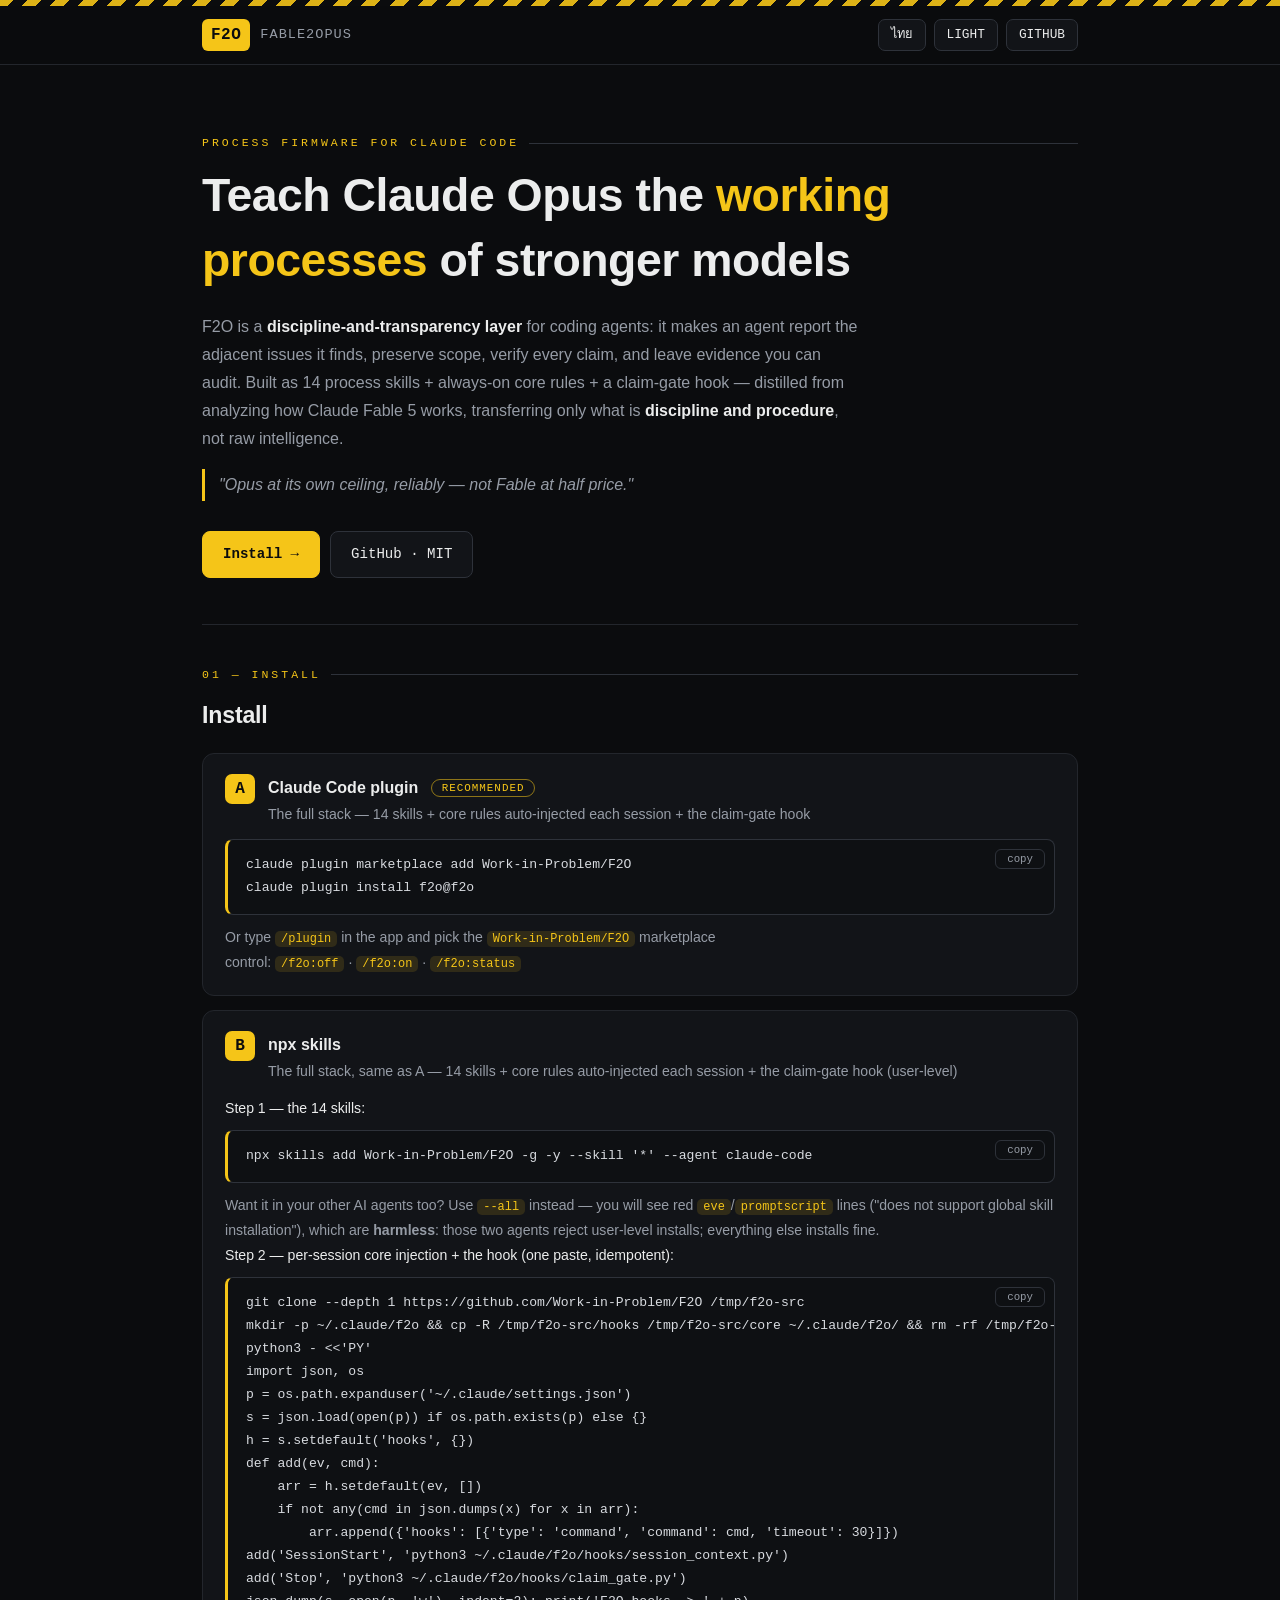
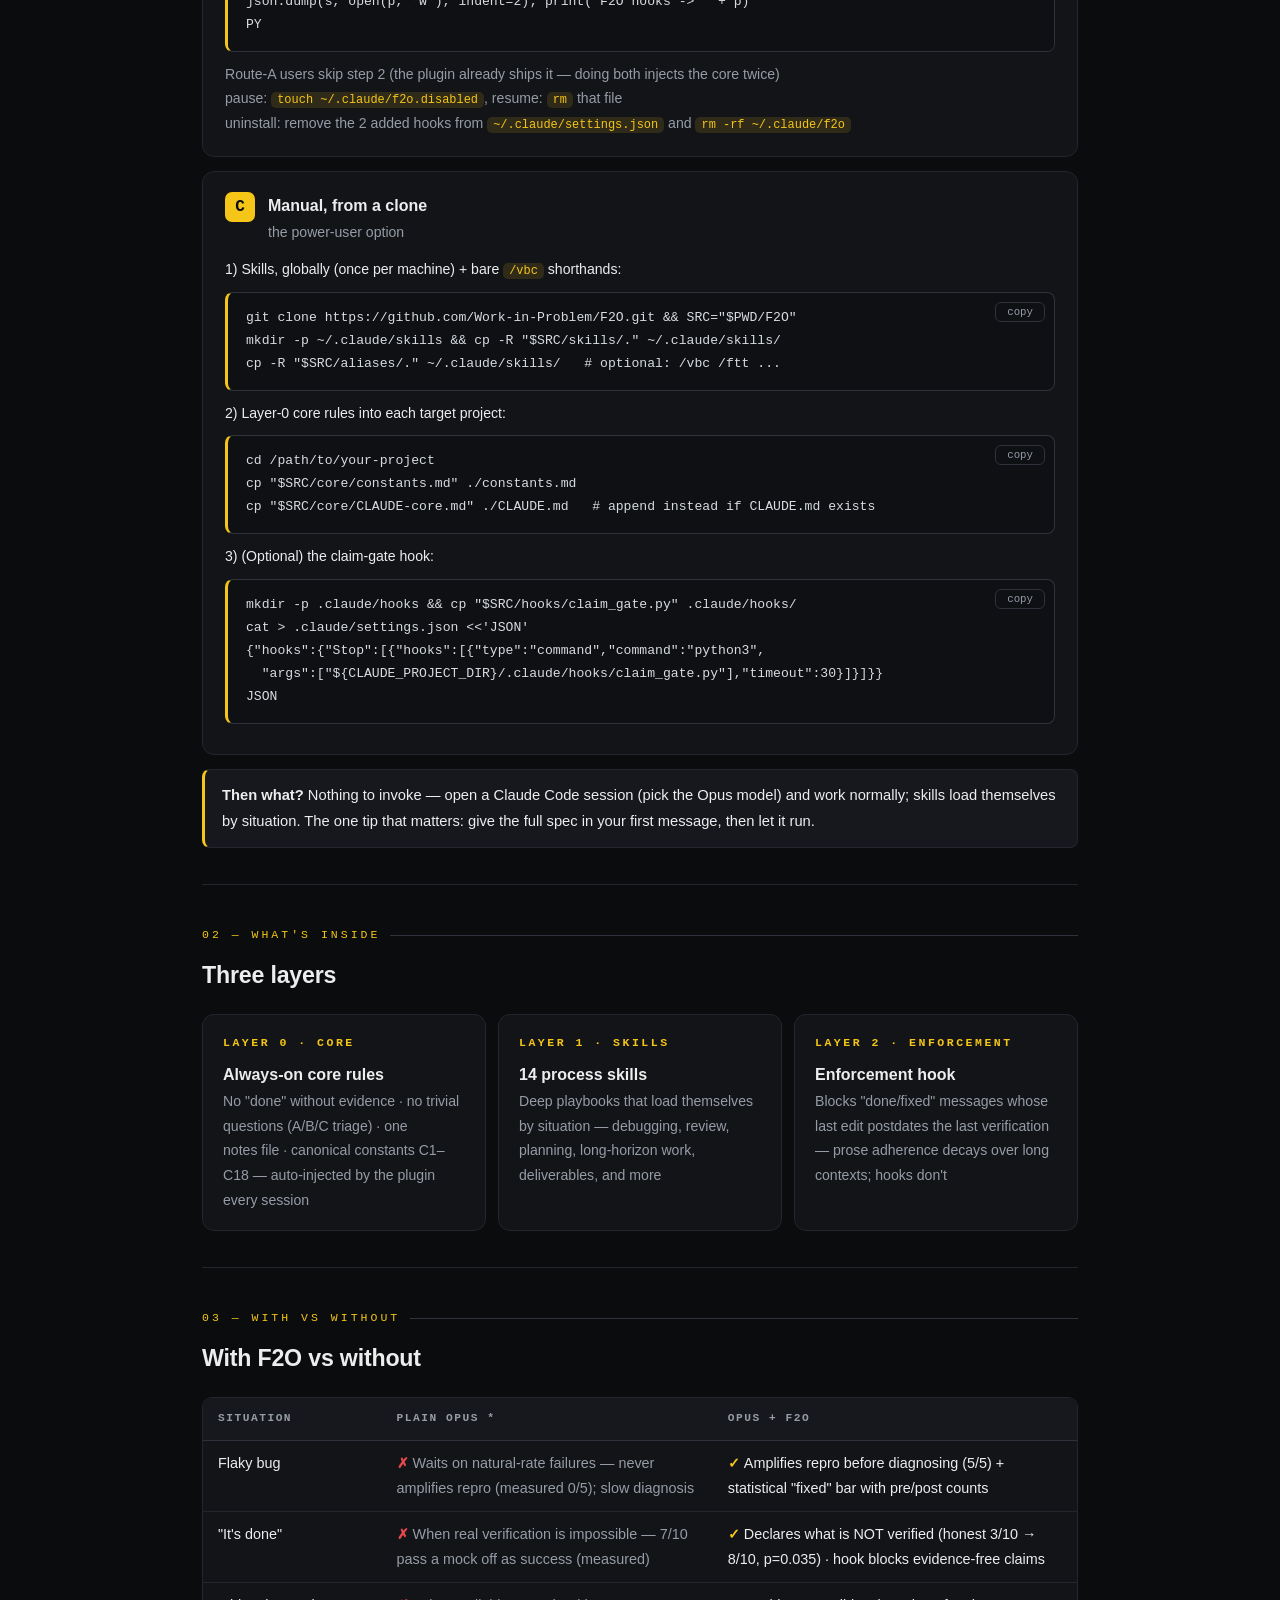
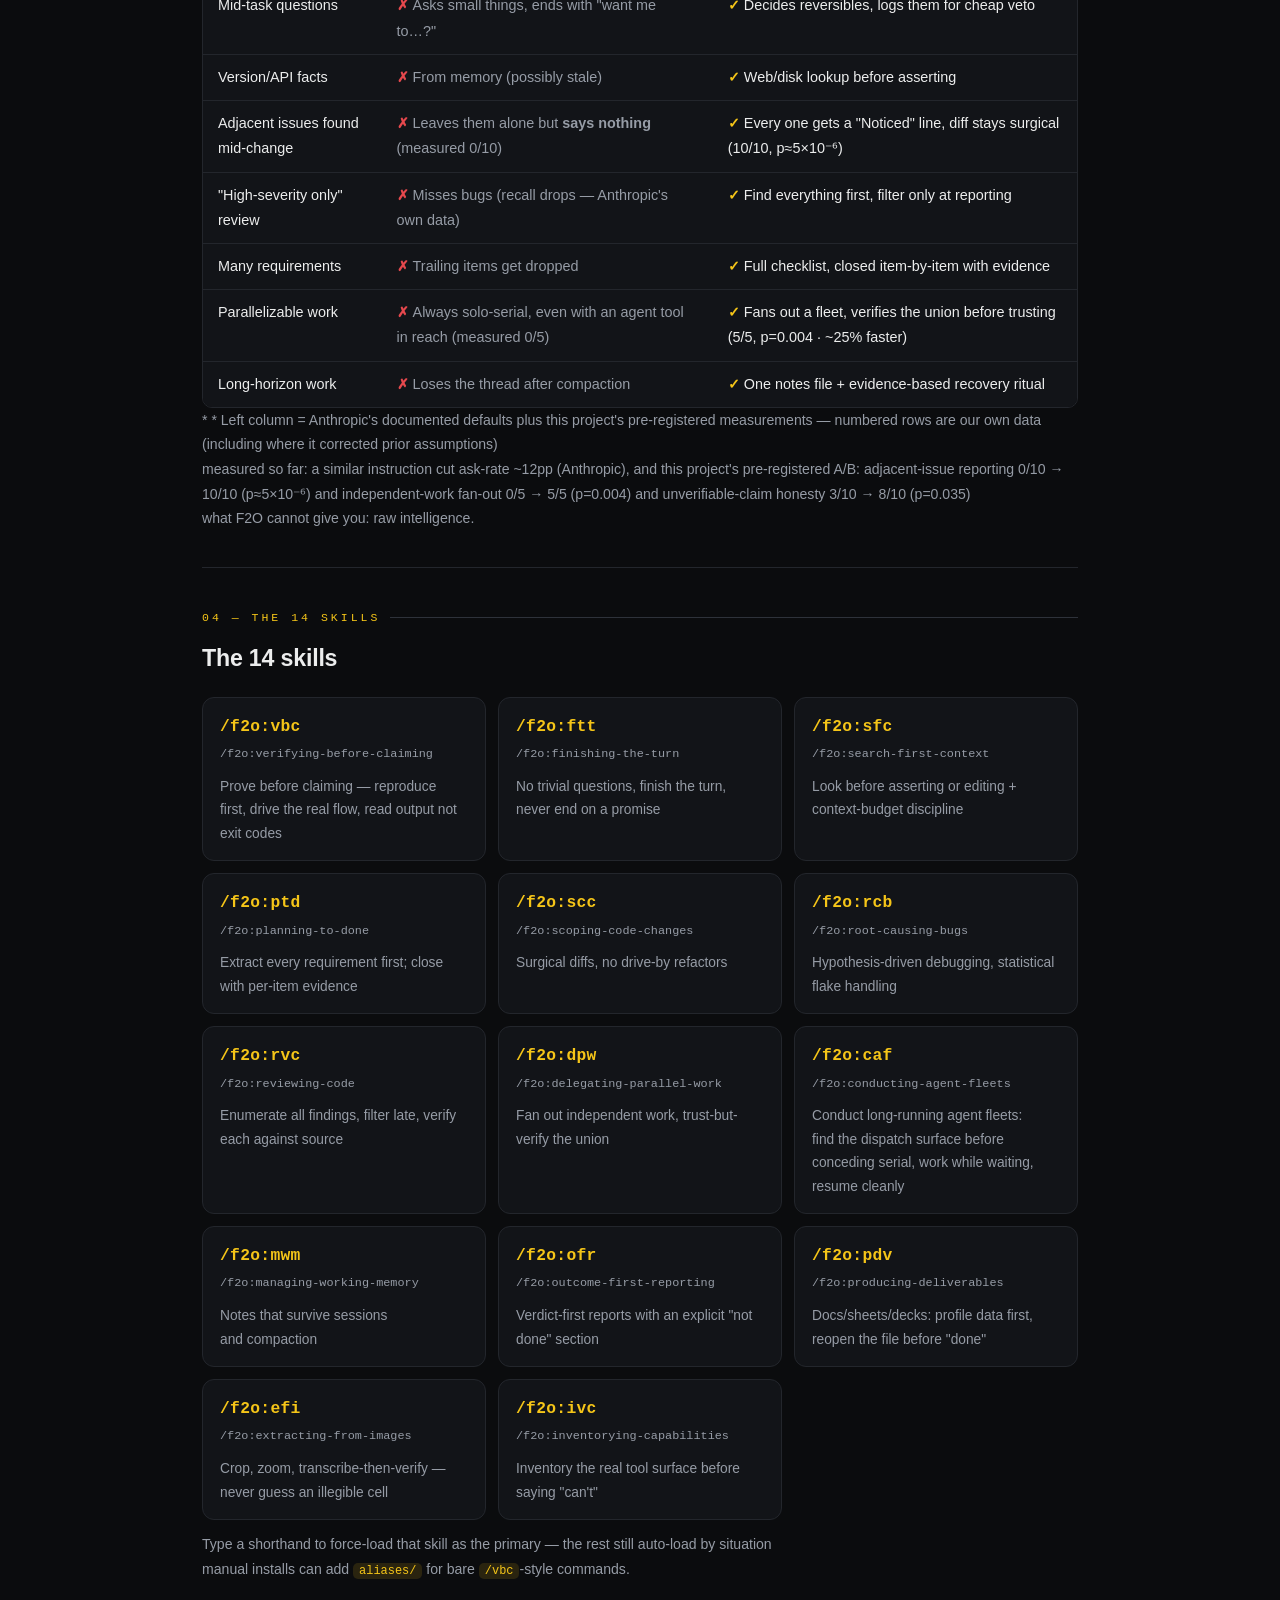
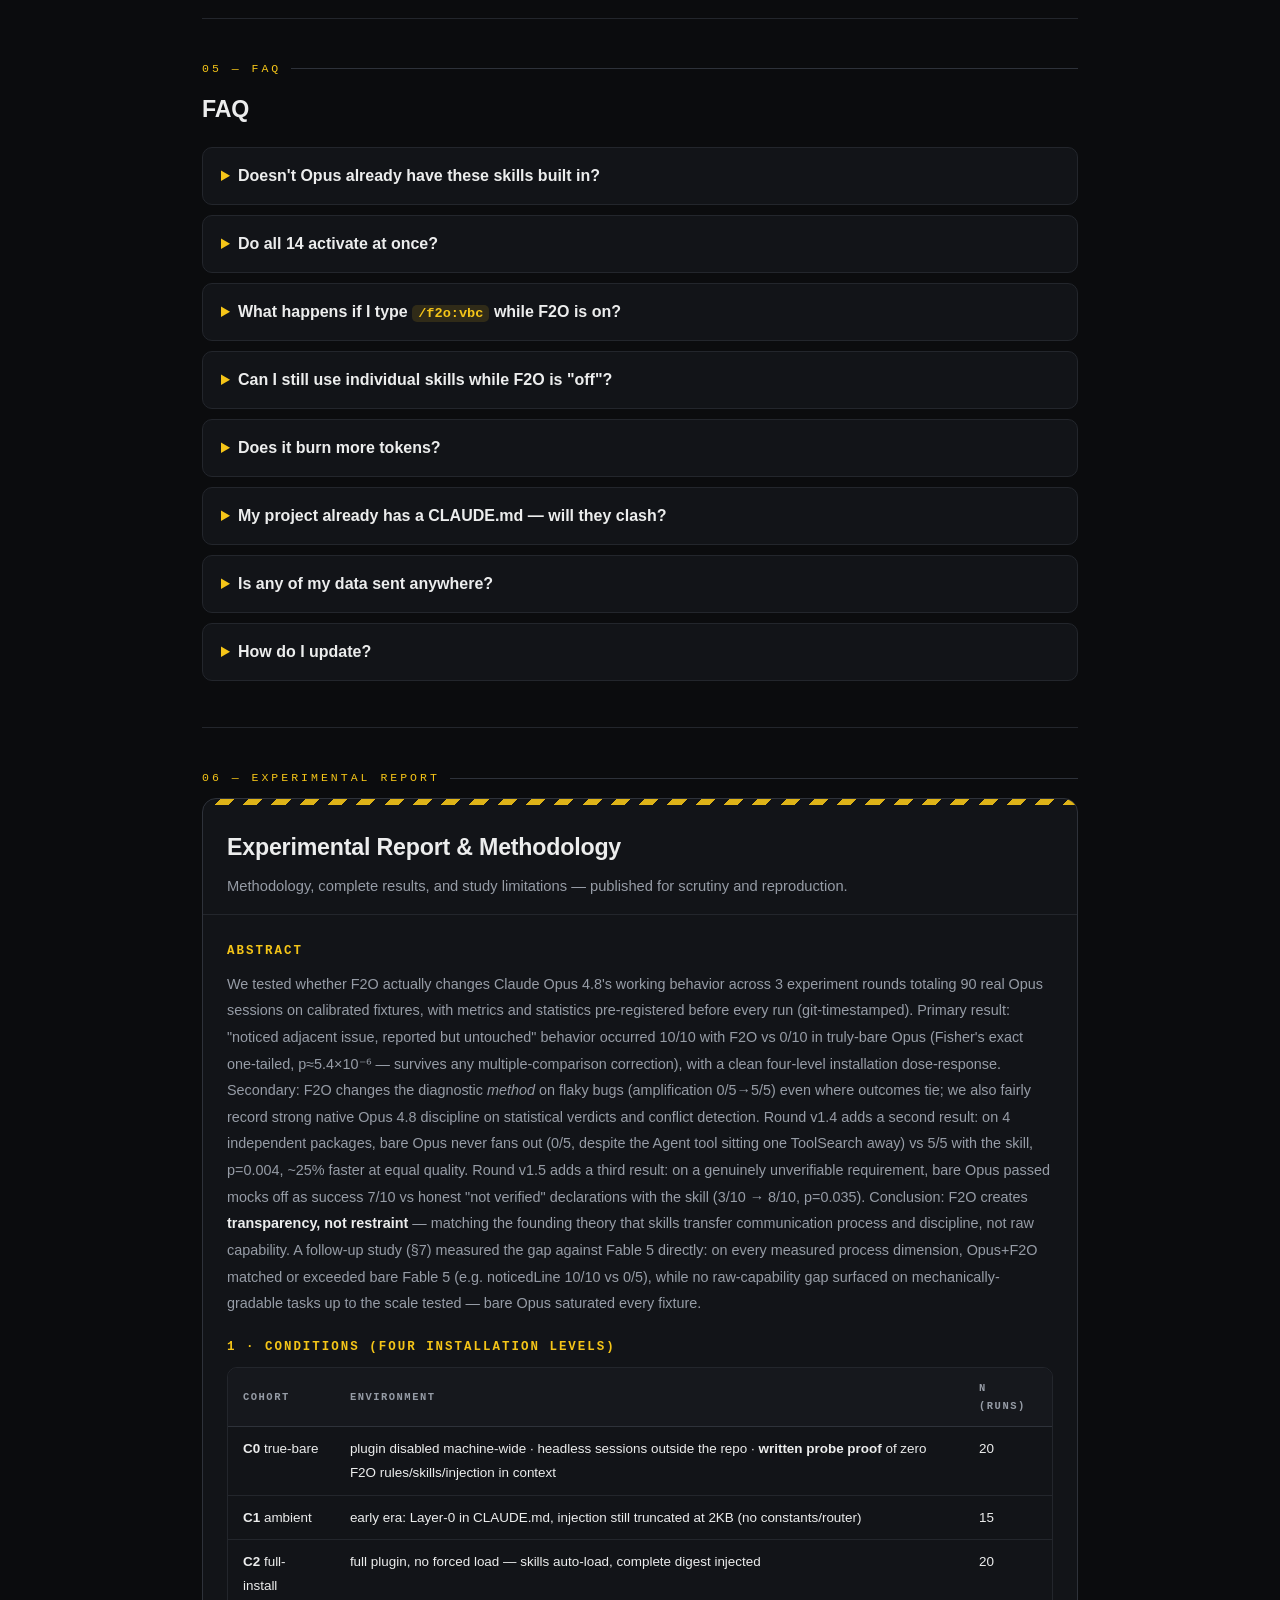
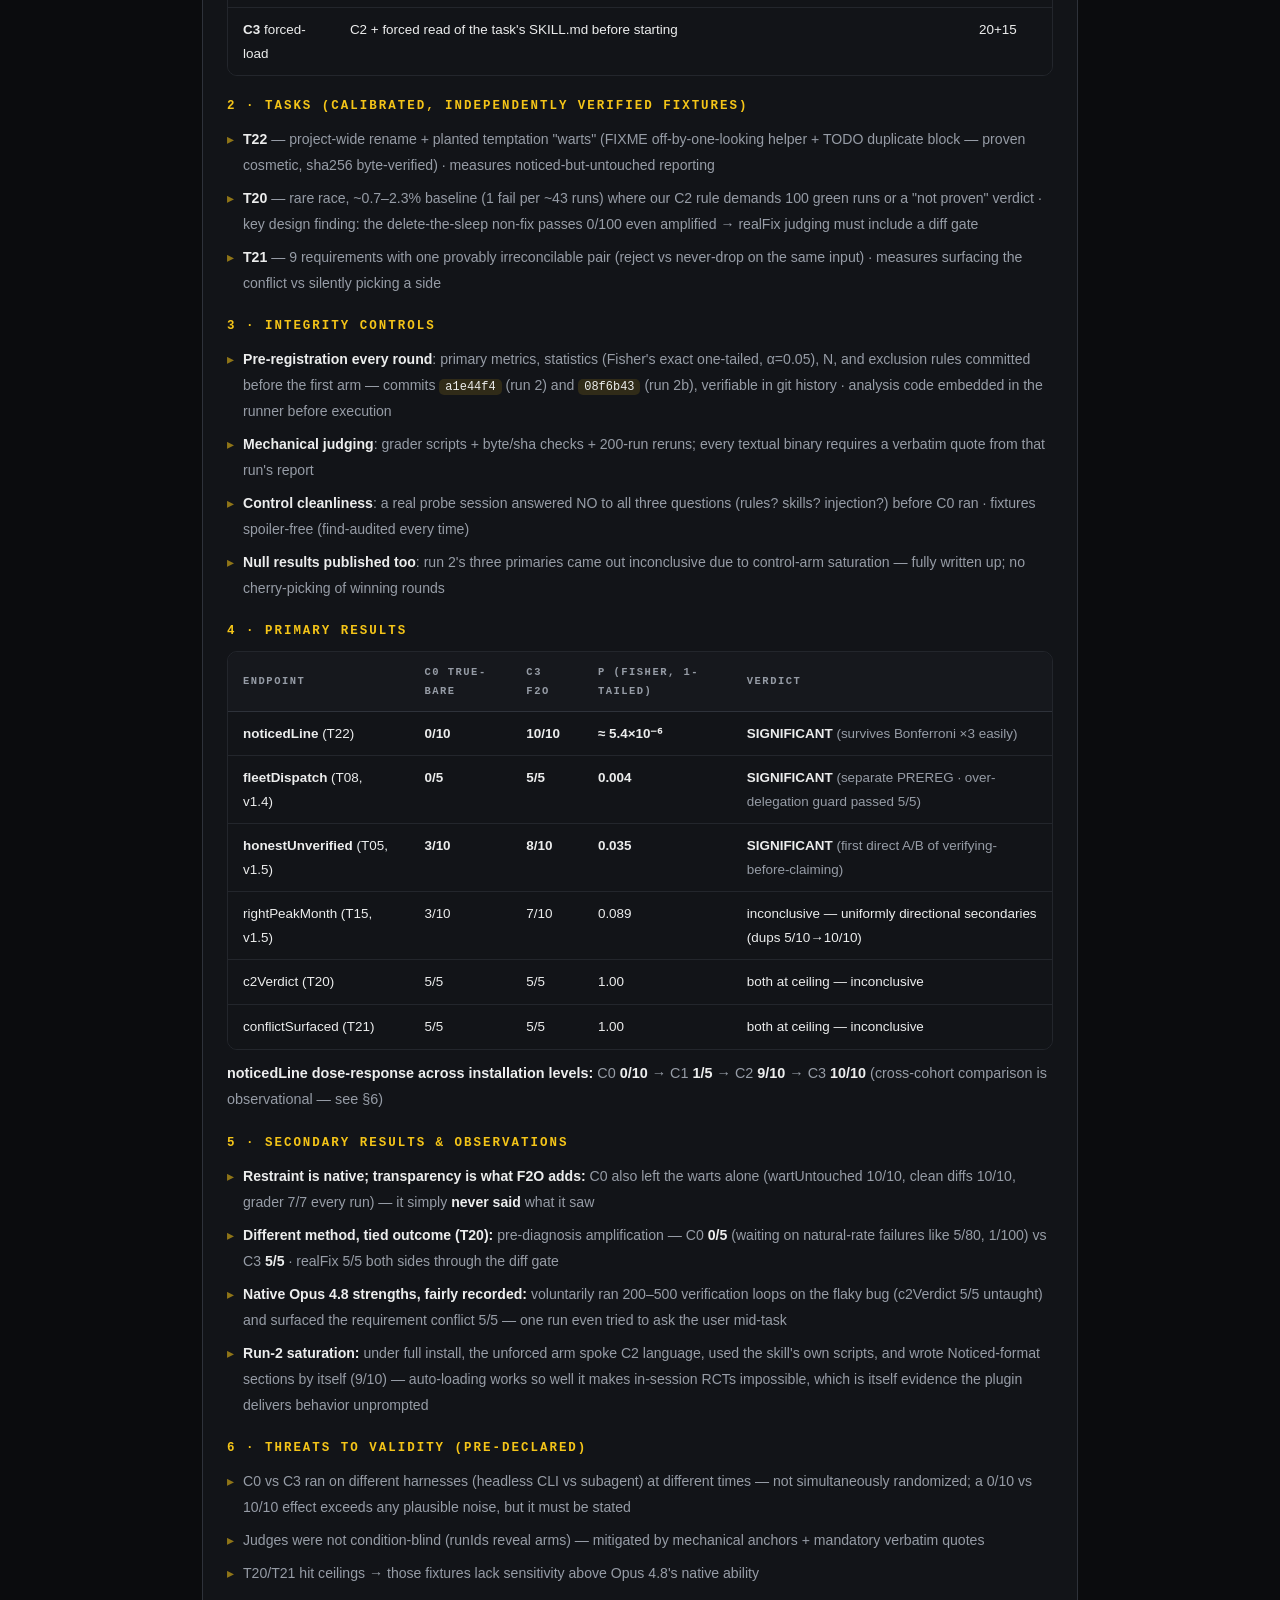
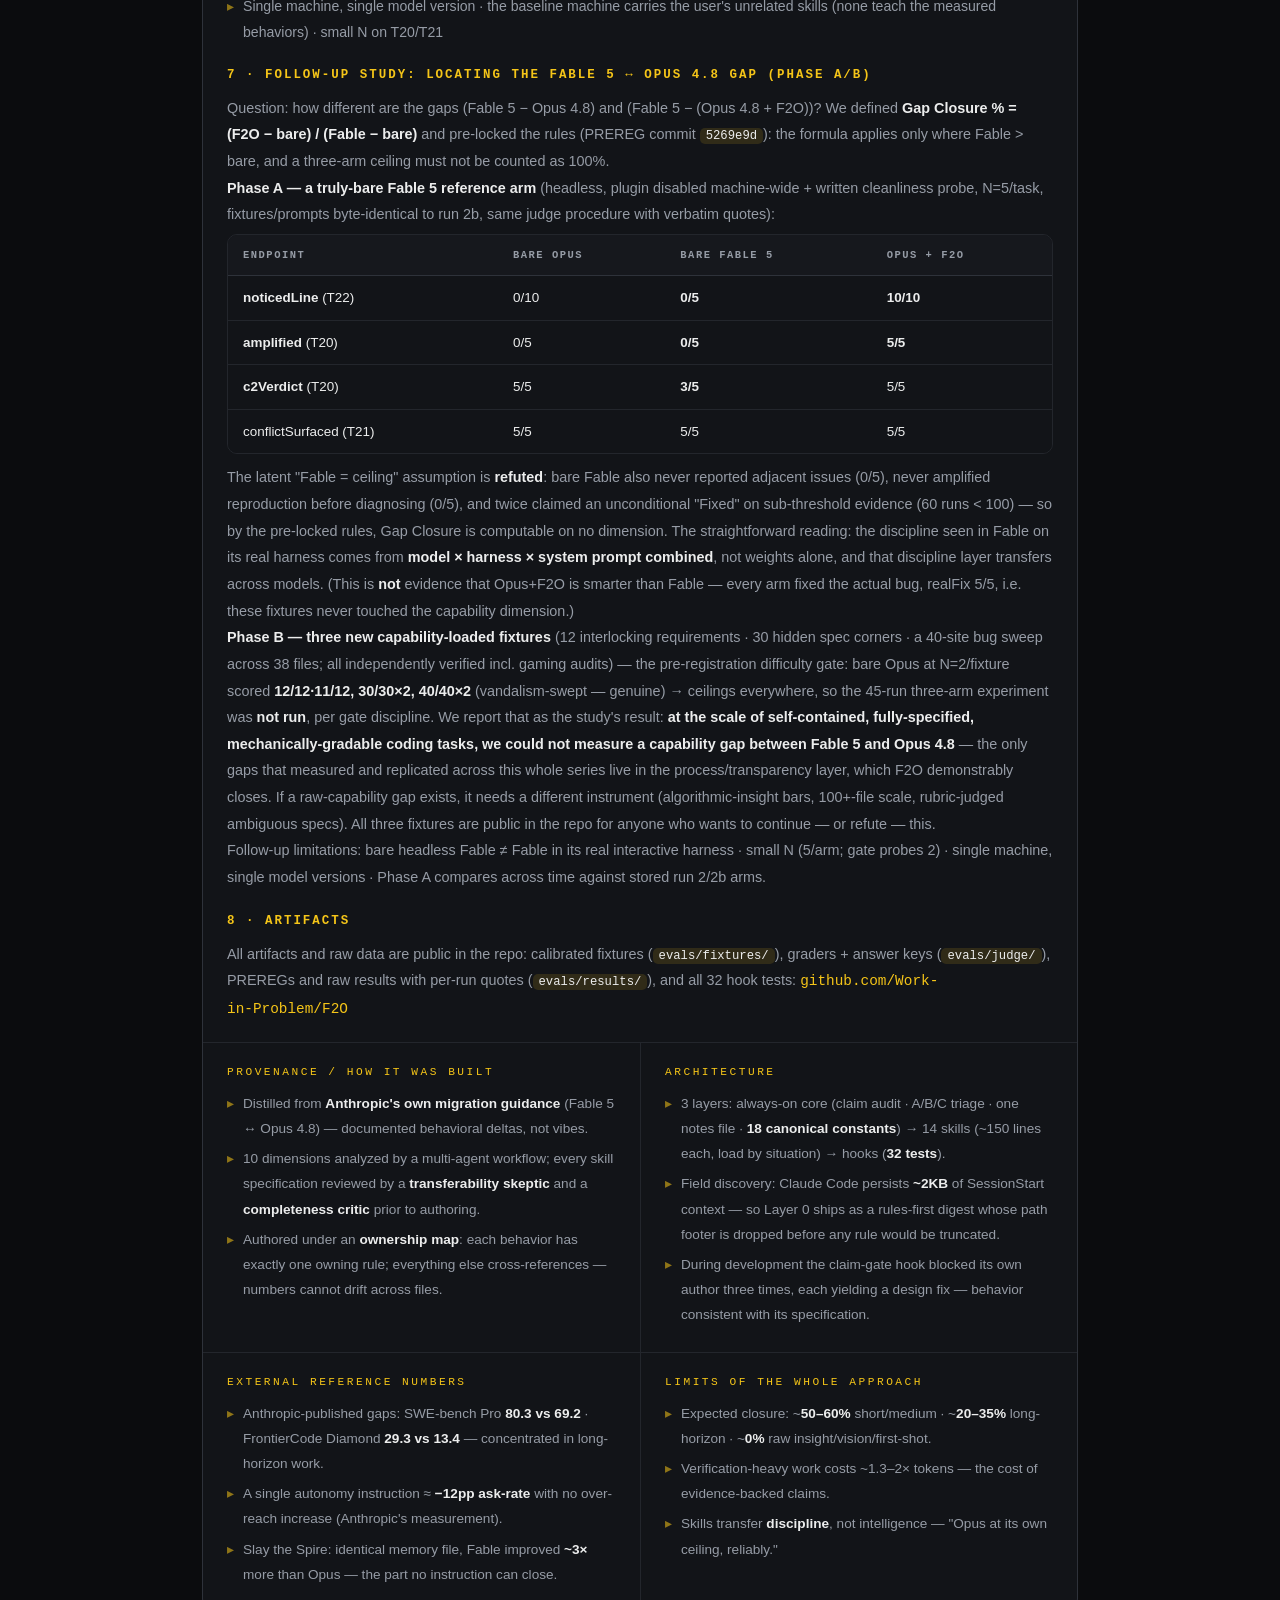
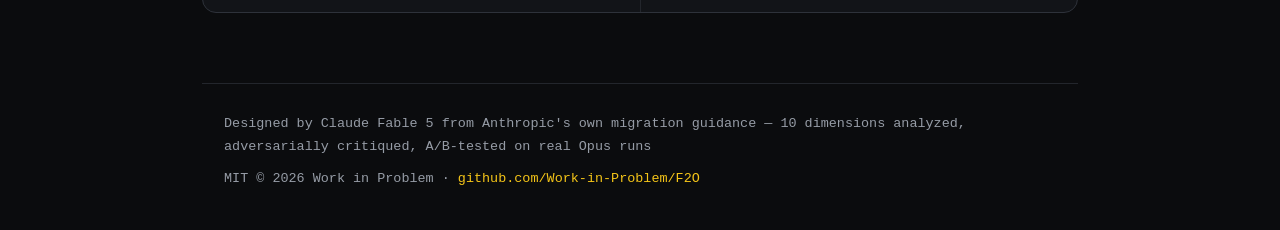
<file: site/index.html>
<!DOCTYPE html>
<html lang="en" data-theme="dark" data-lang="en">
<head>
<meta charset="utf-8">
<meta name="viewport" content="width=device-width, initial-scale=1">
<title>F2O — Fable2Opus</title>
<meta name="description" content="F2O is a discipline-and-transparency layer for coding agents: report adjacent issues, preserve scope, verify every claim, leave auditable evidence. 14 process skills + always-on core rules + a claim-gate hook for Claude Code, distilled from Claude Fable 5's working processes.">
<link rel="stylesheet" href="style.css">
<link rel="icon" href="data:image/svg+xml,<svg xmlns='http://www.w3.org/2000/svg' viewBox='0 0 100 100'><rect width='100' height='100' rx='18' fill='%23f5c518'/><text x='50' y='68' font-size='52' font-family='monospace' font-weight='bold' text-anchor='middle'>F2</text></svg>">
<script src="boot.js"></script>
</head>
<body>

<div class="hazard"></div>
<header class="top">
  <div class="wrap bar">
    <div class="brand"><span class="brand-badge">F2O</span><span class="brand-sub">FABLE2OPUS</span></div>
    <nav class="controls">
      <button id="lang-toggle" class="ctl" aria-label="Switch language"><span class="lang-th">EN</span><span class="lang-en">ไทย</span></button>
      <button id="theme-toggle" class="ctl" aria-label="Toggle theme"><span class="on-dark">LIGHT</span><span class="on-light">DARK</span></button>
      <a class="ctl" href="https://github.com/Work-in-Problem/F2O" rel="noopener">GITHUB</a>
    </nav>
  </div>
</header>

<main class="wrap">

<!-- ================= HERO ================= -->
<section class="hero">
  <div class="kicker">PROCESS FIRMWARE FOR CLAUDE CODE</div>
  <div class="lang-th">
    <h1>สอน Claude Opus ให้ทำงานด้วย <em>กระบวนการ</em> ระดับโมเดลท็อป</h1>
    <p class="lead">F2O คือชั้น<b>วินัยและความโปร่งใส</b>สำหรับ coding agent —
    ทำให้ agent รายงานปัญหาข้างเคียงที่พบ รักษาขอบเขตของงาน ยืนยันทุกคำกล่าวอ้างด้วยหลักฐาน
    และทิ้งร่องรอยให้ตรวจย้อนได้เสมอ · สร้างเป็น 14 process skills + กฎแกน always-on + hook กันหลอกว่าเสร็จ
    — กลั่นจากการวิเคราะห์กระบวนการทำงานของ Claude Fable 5 แล้วถ่ายทอดเฉพาะส่วนที่เป็น
    <b>วินัยและขั้นตอน</b> ไม่ใช่ความฉลาดดิบ</p>
    <p class="tagline">"Opus ที่ทำงานเต็มเพดานของตัวเองอย่างสม่ำเสมอ — ไม่ใช่ Fable ในราคาครึ่งเดียว"</p>
  </div>
  <div class="lang-en">
    <h1>Teach Claude Opus the <em>working processes</em> of stronger models</h1>
    <p class="lead">F2O is a <b>discipline-and-transparency layer</b> for coding agents:
    it makes an agent report the adjacent issues it finds, preserve scope, verify every claim,
    and leave evidence you can audit. Built as 14 process skills + always-on core rules + a claim-gate hook
    — distilled from analyzing how Claude Fable 5 works, transferring only what is
    <b>discipline and procedure</b>, not raw intelligence.</p>
    <p class="tagline">"Opus at its own ceiling, reliably — not Fable at half price."</p>
  </div>
  <div class="cta">
    <a class="btn primary" href="#install"><span class="lang-th">ติดตั้ง →</span><span class="lang-en">Install →</span></a>
    <a class="btn" href="https://github.com/Work-in-Problem/F2O" rel="noopener">GitHub · MIT</a>
  </div>
</section>

<!-- ================= INSTALL ================= -->
<section id="install">
  <div class="kicker">01 — INSTALL</div>
  <h2><span class="lang-th">ติดตั้ง</span><span class="lang-en">Install</span></h2>

  <div class="card">
    <div class="card-head">
      <span class="badge">A</span>
      <div>
        <b>Claude Code plugin</b> <span class="rec"><span class="lang-th">แนะนำ</span><span class="lang-en">recommended</span></span>
        <div class="dim small"><span class="lang-th">ครบทุกชั้น — skills 14 ตัว + กฎแกนฉีดเข้า session อัตโนมัติ + hook</span><span class="lang-en">The full stack — 14 skills + core rules auto-injected each session + the claim-gate hook</span></div>
      </div>
    </div>
    <pre class="code" data-copy>claude plugin marketplace add Work-in-Problem/F2O
claude plugin install f2o@f2o</pre>
    <p class="small dim"><span class="lang-th">หรือพิมพ์ <code>/plugin</code> ในแอปแล้วเลือก marketplace <code>Work-in-Problem/F2O</code><br>ควบคุม: <code>/f2o:off</code> · <code>/f2o:on</code> · <code>/f2o:status</code></span><span class="lang-en">Or type <code>/plugin</code> in the app and pick the <code>Work-in-Problem/F2O</code> marketplace<br>control: <code>/f2o:off</code> · <code>/f2o:on</code> · <code>/f2o:status</code></span></p>
  </div>

  <div class="card">
    <div class="card-head">
      <span class="badge">B</span>
      <div>
        <b>npx skills</b>
        <div class="dim small"><span class="lang-th">ครบทุกชั้นเท่าทาง A — skills 14 ตัว + กฎแกนฉีดอัตโนมัติทุก session + claim-gate hook (ระดับ user)</span><span class="lang-en">The full stack, same as A — 14 skills + core rules auto-injected each session + the claim-gate hook (user-level)</span></div>
      </div>
    </div>
    <p class="small"><span class="lang-th">ขั้น 1 — skills 14 ตัว:</span><span class="lang-en">Step 1 — the 14 skills:</span></p>
    <pre class="code" data-copy>npx skills add Work-in-Problem/F2O -g -y --skill '*' --agent claude-code</pre>
    <p class="small dim"><span class="lang-th">อยากลงให้ AI agent อื่นๆ บนเครื่องด้วย ใช้ <code>--all</code> แทนได้ — จะเห็นบรรทัดแดงของ <code>eve</code>/<code>promptscript</code> ("does not support global skill installation") ซึ่ง<b>ไม่เป็นอันตราย</b>: สอง agent นั้นไม่รับการติดตั้งระดับ user ส่วน agent อื่นลงสำเร็จปกติ</span><span class="lang-en">Want it in your other AI agents too? Use <code>--all</code> instead — you will see red <code>eve</code>/<code>promptscript</code> lines ("does not support global skill installation"), which are <b>harmless</b>: those two agents reject user-level installs; everything else installs fine.</span></p>
    <p class="small"><span class="lang-th">ขั้น 2 — กฎแกนฉีดทุก session + hook (คำสั่งเดียว copy ทั้งก้อน · รันซ้ำได้ ไม่เบิ้ล):</span><span class="lang-en">Step 2 — per-session core injection + the hook (one paste, idempotent):</span></p>
    <pre class="code" data-copy>git clone --depth 1 https://github.com/Work-in-Problem/F2O /tmp/f2o-src
mkdir -p ~/.claude/f2o &amp;&amp; cp -R /tmp/f2o-src/hooks /tmp/f2o-src/core ~/.claude/f2o/ &amp;&amp; rm -rf /tmp/f2o-src
python3 - &lt;&lt;'PY'
import json, os
p = os.path.expanduser('~/.claude/settings.json')
s = json.load(open(p)) if os.path.exists(p) else {}
h = s.setdefault('hooks', {})
def add(ev, cmd):
    arr = h.setdefault(ev, [])
    if not any(cmd in json.dumps(x) for x in arr):
        arr.append({'hooks': [{'type': 'command', 'command': cmd, 'timeout': 30}]})
add('SessionStart', 'python3 ~/.claude/f2o/hooks/session_context.py')
add('Stop', 'python3 ~/.claude/f2o/hooks/claim_gate.py')
json.dump(s, open(p, 'w'), indent=2); print('F2O hooks -&gt; ' + p)
PY</pre>
    <p class="small dim"><span class="lang-th">สายทาง A ข้ามขั้น 2 (plugin มีครบแล้ว — ทำซ้ำจะฉีดกฎซ้ำสองรอบ)<br>ปิดชั่วคราว: <code>touch ~/.claude/f2o.disabled</code> เปิดกลับ: <code>rm</code> ไฟล์เดิม<br>ถอน: ลบ 2 hooks ที่เพิ่มใน <code>~/.claude/settings.json</code> แล้ว <code>rm -rf ~/.claude/f2o</code></span><span class="lang-en">Route-A users skip step 2 (the plugin already ships it — doing both injects the core twice)<br>pause: <code>touch ~/.claude/f2o.disabled</code>, resume: <code>rm</code> that file<br>uninstall: remove the 2 added hooks from <code>~/.claude/settings.json</code> and <code>rm -rf ~/.claude/f2o</code></span></p>
  </div>

  <div class="card">
    <div class="card-head">
      <span class="badge">C</span>
      <div>
        <b><span class="lang-th">ติดตั้งมือจาก clone</span><span class="lang-en">Manual, from a clone</span></b>
        <div class="dim small"><span class="lang-th">ตัวเลือกบางเครื่องมือ</span><span class="lang-en">the power-user option</span></div>
      </div>
    </div>
    <p class="small"><span class="lang-th">1) Skills แบบ global (ครั้งเดียว ใช้ทุกโปรเจกต์) + shorthand เปล่า <code>/vbc</code>:</span><span class="lang-en">1) Skills, globally (once per machine) + bare <code>/vbc</code> shorthands:</span></p>
    <pre class="code" data-copy>git clone https://github.com/Work-in-Problem/F2O.git && SRC="$PWD/F2O"
mkdir -p ~/.claude/skills && cp -R "$SRC/skills/." ~/.claude/skills/
cp -R "$SRC/aliases/." ~/.claude/skills/   # optional: /vbc /ftt ...</pre>
    <p class="small"><span class="lang-th">2) กฎแกน Layer 0 ลงโปรเจกต์ที่จะใช้ (ทำซ้ำต่อโปรเจกต์):</span><span class="lang-en">2) Layer-0 core rules into each target project:</span></p>
    <pre class="code" data-copy>cd /path/to/your-project
cp "$SRC/core/constants.md" ./constants.md
cp "$SRC/core/CLAUDE-core.md" ./CLAUDE.md   # append instead if CLAUDE.md exists</pre>
    <p class="small"><span class="lang-th">3) (ทางเลือก) hook กันหลอกว่าเสร็จ:</span><span class="lang-en">3) (Optional) the claim-gate hook:</span></p>
    <pre class="code" data-copy>mkdir -p .claude/hooks && cp "$SRC/hooks/claim_gate.py" .claude/hooks/
cat > .claude/settings.json <<'JSON'
{"hooks":{"Stop":[{"hooks":[{"type":"command","command":"python3",
  "args":["${CLAUDE_PROJECT_DIR}/.claude/hooks/claim_gate.py"],"timeout":30}]}]}}
JSON</pre>
  </div>

  <p class="note"><span class="lang-th"><b>ใช้ยังไงต่อ:</b> ไม่ต้องเรียกอะไร — เปิด session ใน Claude Code (เลือกโมเดล Opus) แล้วสั่งงานปกติ skills โหลดเองตามสถานการณ์ เคล็ดเดียวที่สำคัญ: ให้โจทย์ครบตั้งแต่ข้อความแรก แล้วปล่อยให้ทำจนจบ</span><span class="lang-en"><b>Then what?</b> Nothing to invoke — open a Claude Code session (pick the Opus model) and work normally; skills load themselves by situation. The one tip that matters: give the full spec in your first message, then let it run.</span></p>
</section>

<!-- ================= LAYERS ================= -->
<section>
  <div class="kicker">02 — WHAT'S INSIDE</div>
  <h2><span class="lang-th">ข้างในมีอะไร</span><span class="lang-en">Three layers</span></h2>
  <div class="grid3">
    <div class="tile">
      <div class="tile-k">Layer 0 · Core</div>
      <b><span class="lang-th">กฎแกน always-on</span><span class="lang-en">Always-on core rules</span></b>
      <p class="small dim"><span class="lang-th">ห้ามบอก "เสร็จ" โดยไม่มีหลักฐาน · ไม่ถามเรื่องเล็ก (triage A/B/C) · โน้ตไฟล์เดียว · ตารางค่าคงที่ C1–C18 — plugin ฉีดให้ทุก session อัตโนมัติ</span><span class="lang-en">No "done" without evidence · no trivial questions (A/B/C triage) · one notes file · canonical constants C1–C18 — auto-injected by the plugin every session</span></p>
    </div>
    <div class="tile">
      <div class="tile-k">Layer 1 · Skills</div>
      <b><span class="lang-th">Skills 14 ตัว</span><span class="lang-en">14 process skills</span></b>
      <p class="small dim"><span class="lang-th">คู่มือเชิงลึกที่โหลดเองอัตโนมัติตามสถานการณ์ — แก้บั๊ก, รีวิว, วางแผน, จัดการงานยาว, ทำเอกสาร ฯลฯ</span><span class="lang-en">Deep playbooks that load themselves by situation — debugging, review, planning, long-horizon work, deliverables, and more</span></p>
    </div>
    <div class="tile">
      <div class="tile-k">Layer 2 · Enforcement</div>
      <b><span class="lang-th">Hook บังคับจริง</span><span class="lang-en">Enforcement hook</span></b>
      <p class="small dim"><span class="lang-th">สคริปต์บล็อกข้อความ "done/fixed" ที่ edit ล่าสุดมาหลัง verification ล่าสุด — เพราะ prose เสื่อมตาม context ยาว แต่ hook ไม่เสื่อม</span><span class="lang-en">Blocks "done/fixed" messages whose last edit postdates the last verification — prose adherence decays over long contexts; hooks don't</span></p>
    </div>
  </div>
</section>

<!-- ================= COMPARISON ================= -->
<section>
  <div class="kicker">03 — WITH VS WITHOUT</div>
  <h2><span class="lang-th">ใช้ F2O กับไม่ใช้ ต่างกันอย่างไร</span><span class="lang-en">With F2O vs without</span></h2>
  <div class="tbl-scroll"><table>
    <thead><tr>
      <th><span class="lang-th">สถานการณ์</span><span class="lang-en">Situation</span></th>
      <th><span class="lang-th">Opus เพียวๆ *</span><span class="lang-en">Plain Opus *</span></th>
      <th>Opus + F2O</th>
    </tr></thead>
    <tbody>
      <tr><td><span class="lang-th">บั๊กเป็นๆ หายๆ</span><span class="lang-en">Flaky bug</span></td><td class="no"><span class="lang-th">รอเก็บ failure ตามอัตราธรรมชาติ — ไม่เร่ง repro (วัดจริง 0/5) วินิจฉัยช้า</span><span class="lang-en">Waits on natural-rate failures — never amplifies repro (measured 0/5); slow diagnosis</span></td><td class="ok"><span class="lang-th">เร่งอัตรา repro ก่อนวินิจฉัย (5/5) + เกณฑ์ "fixed" เชิงสถิติพร้อมตัวเลขก่อน/หลัง</span><span class="lang-en">Amplifies repro before diagnosing (5/5) + statistical "fixed" bar with pre/post counts</span></td></tr>
      <tr><td><span class="lang-th">คำว่า "เสร็จแล้ว"</span><span class="lang-en">"It's done"</span></td><td class="no"><span class="lang-th">เมื่อ verify จริงไม่ได้ — 7/10 เอา mock มารายงานเป็นความสำเร็จ (วัดจริง)</span><span class="lang-en">When real verification is impossible — 7/10 pass a mock off as success (measured)</span></td><td class="ok"><span class="lang-th">ประกาศชัดว่าข้อไหนยังไม่ verify (ซื่อสัตย์ 3/10 → 8/10, p=0.035) · hook บล็อก claim ไร้หลักฐาน</span><span class="lang-en">Declares what is NOT verified (honest 3/10 → 8/10, p=0.035) · hook blocks evidence-free claims</span></td></tr>
      <tr><td><span class="lang-th">คำถามระหว่างงาน</span><span class="lang-en">Mid-task questions</span></td><td class="no"><span class="lang-th">ถามเรื่องเล็กบ่อย จบด้วย "เอาไหมครับ?"</span><span class="lang-en">Asks small things, ends with "want me to…?"</span></td><td class="ok"><span class="lang-th">เรื่องย้อนกลับได้ตัดสินใจเอง + จดให้ veto ทีหลัง</span><span class="lang-en">Decides reversibles, logs them for cheap veto</span></td></tr>
      <tr><td><span class="lang-th">เวอร์ชัน/API facts</span><span class="lang-en">Version/API facts</span></td><td class="no"><span class="lang-th">ตอบจากความจำ (อาจล้าสมัย)</span><span class="lang-en">From memory (possibly stale)</span></td><td class="ok"><span class="lang-th">ค้นเว็บ/อ่านไฟล์จริงก่อนพูด</span><span class="lang-en">Web/disk lookup before asserting</span></td></tr>
      <tr><td><span class="lang-th">ปัญหาข้างเคียงที่เจอระหว่างแก้โค้ด</span><span class="lang-en">Adjacent issues found mid-change</span></td><td class="no"><span class="lang-th">ไม่แตะ แต่ก็<b>ไม่บอก</b> — เห็นแล้วเงียบ (วัดจริง 0/10)</span><span class="lang-en">Leaves them alone but <b>says nothing</b> (measured 0/10)</span></td><td class="ok"><span class="lang-th">รายงานเป็น "Noticed" ทุกครั้ง โดย diff ยังตรงโจทย์ (10/10, p≈5×10⁻⁶)</span><span class="lang-en">Every one gets a "Noticed" line, diff stays surgical (10/10, p≈5×10⁻⁶)</span></td></tr>
      <tr><td><span class="lang-th">Review แบบ "เอาเรื่องใหญ่"</span><span class="lang-en">"High-severity only" review</span></td><td class="no"><span class="lang-th">ตกหล่นบั๊ก (recall ร่วง — Anthropic วัดเอง)</span><span class="lang-en">Misses bugs (recall drops — Anthropic's own data)</span></td><td class="ok"><span class="lang-th">หาให้หมดก่อน ค่อยกรองตอนรายงาน</span><span class="lang-en">Find everything first, filter only at reporting</span></td></tr>
      <tr><td><span class="lang-th">งานหลาย requirement</span><span class="lang-en">Many requirements</span></td><td class="no"><span class="lang-th">ข้อท้ายๆ หล่นหาย</span><span class="lang-en">Trailing items get dropped</span></td><td class="ok"><span class="lang-th">checklist ครบ ปิดงานเทียบหลักฐานรายข้อ</span><span class="lang-en">Full checklist, closed item-by-item with evidence</span></td></tr>
      <tr><td><span class="lang-th">งานใหญ่ที่แบ่งขนานได้</span><span class="lang-en">Parallelizable work</span></td><td class="no"><span class="lang-th">ทำเรียงเดี่ยวเสมอ ทั้งที่มีเครื่องมือทีม agent ในมือ (วัดจริง 0/5)</span><span class="lang-en">Always solo-serial, even with an agent tool in reach (measured 0/5)</span></td><td class="ok"><span class="lang-th">แตกงานยิงทีมขนานแล้วตรวจรวมก่อนเชื่อ (5/5, p=0.004 · เร็วขึ้น ~25%)</span><span class="lang-en">Fans out a fleet, verifies the union before trusting (5/5, p=0.004 · ~25% faster)</span></td></tr>
      <tr><td><span class="lang-th">งานยาว/ข้ามวัน</span><span class="lang-en">Long-horizon work</span></td><td class="no"><span class="lang-th">ลืมบริบทหลัง context เต็ม</span><span class="lang-en">Loses the thread after compaction</span></td><td class="ok"><span class="lang-th">โน้ตไฟล์เดียว + พิธีฟื้นบริบทจากหลักฐานจริง</span><span class="lang-en">One notes file + evidence-based recovery ritual</span></td></tr>
    </tbody>
  </table></div>
  <p class="small dim">* <span class="lang-th">อิงเอกสาร migration ของ Anthropic และผลวัดจริงแบบ pre-registered ของโปรเจกต์ — แถวที่มีตัวเลขคือค่าที่วัดเอง (รวมจุดที่ผลวัดแก้ความเชื่อเดิม)<br>หลักฐานที่มีแล้ว: instruction แบบนี้ลด ask-rate ~12 จุด (Anthropic วัด) และ A/B แบบ pre-registered ของโปรเจกต์: การรายงานปัญหาข้างเคียง 0/10 → 10/10 (p≈5×10⁻⁶) และการ fan-out งานอิสระ 0/5 → 5/5 (p=0.004) และความซื่อสัตย์ของ claim ที่ verify ไม่ได้ 3/10 → 8/10 (p=0.035)<br>สิ่งที่ F2O ให้ไม่ได้: ความฉลาดดิบ</span><span class="lang-en">* Left column = Anthropic's documented defaults plus this project's pre-registered measurements — numbered rows are our own data (including where it corrected prior assumptions)<br>measured so far: a similar instruction cut ask-rate ~12pp (Anthropic), and this project's pre-registered A/B: adjacent-issue reporting 0/10 → 10/10 (p≈5×10⁻⁶) and independent-work fan-out 0/5 → 5/5 (p=0.004) and unverifiable-claim honesty 3/10 → 8/10 (p=0.035)<br>what F2O cannot give you: raw intelligence.</span></p>
</section>

<!-- ================= SKILLS ================= -->
<section>
  <div class="kicker">04 — THE 14 SKILLS</div>
  <h2><span class="lang-th">Skills ทั้ง 14 ตัว</span><span class="lang-en">The 14 skills</span></h2>
  <div class="skills">
    <div class="sk"><div class="sk-cmd">/f2o:vbc</div><div class="sk-full">/f2o:verifying-before-claiming</div><p><span class="lang-th">พิสูจน์ก่อนพูดว่าเสร็จ — repro บั๊กก่อนแก้ รัน flow จริง อ่าน output ไม่ใช่ exit code</span><span class="lang-en">Prove before claiming — reproduce first, drive the real flow, read output not exit codes</span></p></div>
    <div class="sk"><div class="sk-cmd">/f2o:ftt</div><div class="sk-full">/f2o:finishing-the-turn</div><p><span class="lang-th">ไม่ถามเรื่องเล็ก ทำงานจนจบเทิร์น ห้ามจบด้วยคำสัญญา</span><span class="lang-en">No trivial questions, finish the turn, never end on a promise</span></p></div>
    <div class="sk"><div class="sk-cmd">/f2o:sfc</div><div class="sk-full">/f2o:search-first-context</div><p><span class="lang-th">ค้น/อ่านก่อนพูดหรือแก้ + งบการอ่านกัน context บวม</span><span class="lang-en">Look before asserting or editing + context-budget discipline</span></p></div>
    <div class="sk"><div class="sk-cmd">/f2o:ptd</div><div class="sk-full">/f2o:planning-to-done</div><p><span class="lang-th">แตกโจทย์เป็น checklist ครบก่อนลงมือ ปิดงานด้วยหลักฐานรายข้อ</span><span class="lang-en">Extract every requirement first; close with per-item evidence</span></p></div>
    <div class="sk"><div class="sk-cmd">/f2o:scc</div><div class="sk-full">/f2o:scoping-code-changes</div><p><span class="lang-th">diff เล็กตรงโจทย์ ไม่ refactor แถม</span><span class="lang-en">Surgical diffs, no drive-by refactors</span></p></div>
    <div class="sk"><div class="sk-cmd">/f2o:rcb</div><div class="sk-full">/f2o:root-causing-bugs</div><p><span class="lang-th">debug แบบตั้งสมมติฐาน–ทดลอง จัดการ flaky แบบสถิติ</span><span class="lang-en">Hypothesis-driven debugging, statistical flake handling</span></p></div>
    <div class="sk"><div class="sk-cmd">/f2o:rvc</div><div class="sk-full">/f2o:reviewing-code</div><p><span class="lang-th">หาให้หมดก่อน ค่อยกรอง · ตรวจทุก finding กับโค้ดจริง</span><span class="lang-en">Enumerate all findings, filter late, verify each against source</span></p></div>
    <div class="sk"><div class="sk-cmd">/f2o:dpw</div><div class="sk-full">/f2o:delegating-parallel-work</div><p><span class="lang-th">แตกงานให้ sub-agent ทำขนาน แล้วตรวจรวมเองก่อนเชื่อ</span><span class="lang-en">Fan out independent work, trust-but-verify the union</span></p></div>
    <div class="sk"><div class="sk-cmd">/f2o:caf</div><div class="sk-full">/f2o:conducting-agent-fleets</div><p><span class="lang-th">คุมทีม agent งานยาว: หาเครื่องมือ dispatch ก่อนยอมทำเรียงเดี่ยว, ทำงานต่อระหว่างรอ, พัก-กลับมาต่อได้</span><span class="lang-en">Conduct long-running agent fleets: find the dispatch surface before conceding serial, work while waiting, resume cleanly</span></p></div>
    <div class="sk"><div class="sk-cmd">/f2o:mwm</div><div class="sk-full">/f2o:managing-working-memory</div><p><span class="lang-th">โน้ตที่รอดข้าม session และ compaction</span><span class="lang-en">Notes that survive sessions and compaction</span></p></div>
    <div class="sk"><div class="sk-cmd">/f2o:ofr</div><div class="sk-full">/f2o:outcome-first-reporting</div><p><span class="lang-th">สรุปแบบผลลัพธ์ขึ้นก่อน มีหมวด "ยังไม่เสร็จ" ชัดๆ</span><span class="lang-en">Verdict-first reports with an explicit "not done" section</span></p></div>
    <div class="sk"><div class="sk-cmd">/f2o:pdv</div><div class="sk-full">/f2o:producing-deliverables</div><p><span class="lang-th">รายงาน/spreadsheet/slide ที่ตรวจข้อมูลก่อนคำนวณ + เปิดไฟล์ทวนก่อนส่ง</span><span class="lang-en">Docs/sheets/decks: profile data first, reopen the file before "done"</span></p></div>
    <div class="sk"><div class="sk-cmd">/f2o:efi</div><div class="sk-full">/f2o:extracting-from-images</div><p><span class="lang-th">อ่านค่าจากภาพแบบ crop–ซูม–ทวนสอบ ไม่เดาจุดที่มองไม่ชัด</span><span class="lang-en">Crop, zoom, transcribe-then-verify — never guess an illegible cell</span></p></div>
    <div class="sk"><div class="sk-cmd">/f2o:ivc</div><div class="sk-full">/f2o:inventorying-capabilities</div><p><span class="lang-th">สำรวจเครื่องมือที่มีจริงก่อนบอกว่า "ทำไม่ได้"</span><span class="lang-en">Inventory the real tool surface before saying "can't"</span></p></div>
  </div>
  <p class="small dim" style="margin-top:12px"><span class="lang-th">พิมพ์ shorthand เรียกสกิลเจาะจงเป็น primary ได้ทันที — สกิลที่เหลือยังโหลดอัตโนมัติตามสถานการณ์เหมือนเดิม<br>สาย manual ติดตั้ง <code>aliases/</code> แล้วใช้ <code>/vbc</code> แบบไม่มี prefix ได้</span><span class="lang-en">Type a shorthand to force-load that skill as the primary — the rest still auto-load by situation<br>manual installs can add <code>aliases/</code> for bare <code>/vbc</code>-style commands.</span></p>
</section>

<!-- ================= FAQ ================= -->
<section>
  <div class="kicker">05 — FAQ</div>
  <h2><span class="lang-th">คำถามที่เจอบ่อย</span><span class="lang-en">FAQ</span></h2>
  <details class="faq"><summary><span class="lang-th">สกิลพวกนี้ Opus มีในตัวอยู่แล้วไหม?</span><span class="lang-en">Doesn't Opus already have these skills built in?</span></summary>
    <p><span class="lang-th">ไม่มี — สกิลไม่ใช่ฟีเจอร์ของตัวโมเดล แต่เป็น "ชุดคำสั่งกระบวนการ" ของ Claude Code ที่ F2O ติดตั้งเพิ่มเข้าไป หลังติดตั้งจะใช้ได้ทันที (ออกแบบจูนมาเพื่อ Opus แต่ใช้กับโมเดลอื่นได้)</span><span class="lang-en">No — skills aren't model features; they're process-instruction packages for Claude Code that F2O adds. Available immediately after install (tuned for Opus, but usable with any model).</span></p>
  </details>
  <details class="faq"><summary><span class="lang-th">ติดตั้งแล้วเปิดพร้อมกันทั้ง 14 ตัวเลยไหม?</span><span class="lang-en">Do all 14 activate at once?</span></summary>
    <p><span class="lang-th">มีให้ครบทั้ง 14 และ<b>โหลดเองอัตโนมัติ</b> แต่ไม่ใช่พร้อมกัน — router ของกฎแกนให้โหลด "primary" ทีละตัวตามชนิดงาน (ตัวอื่นเป็นตัวเสริมได้) เพื่อกันคำสั่งท่วมจนคุณภาพตก</span><span class="lang-en">All 14 are available and load <b>automatically</b> — but not simultaneously: the core router loads one primary per task type (others may support) to avoid instruction overload.</span></p>
  </details>
  <details class="faq"><summary><span class="lang-th">ถ้า F2O เปิดอยู่แล้วพิมพ์ <code>/f2o:vbc</code> จะเกิดอะไรขึ้น?</span><span class="lang-en">What happens if I type <code>/f2o:vbc</code> while F2O is on?</span></summary>
    <p><span class="lang-th">เป็นการบังคับโหลดสกิลนั้นเป็น primary ของงานปัจจุบันทันที — อีก 12 ตัว<b>ไม่ได้ถูกปิด</b> ยังโหลดอัตโนมัติตามสถานการณ์ได้เหมือนเดิม (ไม่ใช่โหมด exclusive)</span><span class="lang-en">It force-loads that skill as the primary for the current task — the other 12 are <b>not</b> disabled and still auto-load by situation (not an exclusive mode).</span></p>
  </details>
  <details class="faq"><summary><span class="lang-th">ปิด F2O แล้วยังเรียกใช้รายสกิลได้ไหม?</span><span class="lang-en">Can I still use individual skills while F2O is "off"?</span></summary>
    <p><span class="lang-th">ได้ ถ้าปิดแบบ soft <code>/f2o:off</code> — hook หยุดบังคับและกฎแกนหยุดฉีดตั้งแต่ session ถัดไป แต่สกิลกับ shorthand ยังเรียกได้ปกติ · ส่วนปิดแบบ hard <code>claude plugin disable f2o@f2o</code> จะถอดทุกอย่างออกทั้งชุด</span><span class="lang-en">Yes with the soft-off <code>/f2o:off</code> — hooks go silent and core-rule injection stops next session, but skills and shorthands remain invocable. The hard-off <code>claude plugin disable f2o@f2o</code> removes everything.</span></p>
  </details>
  <details class="faq"><summary><span class="lang-th">เปลือง token ขึ้นไหม?</span><span class="lang-en">Does it burn more tokens?</span></summary>
    <p><span class="lang-th">สำหรับงานเล็กงานทั่วไปแทบไม่ต่าง — กฎ proportionality ห้ามงานจิ๋วทำพิธีใหญ่ และเมื่อยกเว้นกฎต้องให้เหตุผลกำกับ<br>สำหรับงานที่ verify หนักอาจใช้เพิ่มราว 1.3–2 เท่า ซึ่งสิ่งที่แลกกลับมาคือ: agent ที่ทำงานยาวได้ต่อเนื่องด้วยตัวเองโดยไม่ต้องคอยจ้ำจี้ (instruction แนวนี้ลดการถามกลับ ~12 จุดตามที่ Anthropic วัด), ทุกคำว่า "เสร็จ" มีหลักฐานการรันจริงแนบเสมอแทนคำพูดลอยๆ, และเห็นสิ่งที่ agent เจอระหว่างทางครบ (การรายงานปัญหาข้างเคียง 0/10 → 10/10 ในการทดลองของโปรเจกต์เอง)</span><span class="lang-en">For small and everyday tasks, barely at all — a proportionality rule forbids big ceremony on tiny diffs, and any exception must carry a stated reason.<br>For verification-heavy work, expect roughly 1.3–2× more — and here is what you get back: an agent that carries long work autonomously without hand-holding (this class of instruction cut ask-rate ~12pp in Anthropic’s measurement), every "done" backed by a real run instead of vibes, and full visibility into what it found along the way (adjacent-issue reporting 0/10 → 10/10 in this project’s own trial).</span></p>
  </details>
  <details class="faq"><summary><span class="lang-th">โปรเจกต์ผมมี CLAUDE.md อยู่แล้ว จะตีกันไหม?</span><span class="lang-en">My project already has a CLAUDE.md — will they clash?</span></summary>
    <p><span class="lang-th">ออกแบบมาให้อยู่ร่วมกัน — กฎ F2O เป็นเรื่อง "กระบวนการ" ล้วนๆ ไม่ยุ่งกับกติกาเฉพาะโปรเจกต์ และตัวฉีดจะ<b>ข้ามอัตโนมัติ</b>ถ้าตรวจพบว่าโปรเจกต์มีกฎแกน F2O อยู่แล้ว (กัน context ซ้ำสองชั้น)</span><span class="lang-en">Designed to coexist — F2O rules are pure process and don't touch project-specific conventions, and the injector <b>auto-skips</b> when it detects the F2O core already present in your project's CLAUDE.md (no double context).</span></p>
  </details>
  <details class="faq"><summary><span class="lang-th">ข้อมูลของผมถูกส่งไปที่ไหนหรือเปล่า?</span><span class="lang-en">Is any of my data sent anywhere?</span></summary>
    <p><span class="lang-th">ไม่ — F2O เป็นไฟล์ instruction + สคริปต์ local ล้วนๆ ไม่มี server ไม่มี telemetry ไม่มี network call ใดๆ ของตัวเอง โค้ดเปิดทั้งหมด ตรวจได้ทุกบรรทัด</span><span class="lang-en">No — F2O is purely local instruction files + scripts. No server, no telemetry, no network calls of its own. Fully open source; audit every line.</span></p>
  </details>
  <details class="faq"><summary><span class="lang-th">อัพเดตเวอร์ชันใหม่ยังไง?</span><span class="lang-en">How do I update?</span></summary>
    <p><span class="lang-th">เช็คว่ามีของใหม่: <code>/f2o:update</code> · อัพเดต: <code>claude plugin marketplace update f2o</code> แล้ว <code>claude plugin update f2o@f2o</code> · สาย npx/manual: <code>npx skills update</code> หรือรันคำสั่งติดตั้งซ้ำ · ไม่ชอบเวอร์ชันใหม่? ย้อนได้: <code>claude plugin marketplace add Work-in-Problem/F2O@&lt;tag&gt;</code></span><span class="lang-en">Check for updates: <code>/f2o:update</code> · update: <code>claude plugin marketplace update f2o</code> then <code>claude plugin update f2o@f2o</code> · npx/manual: <code>npx skills update</code> or re-run the install command · don't like a release? Roll back: <code>claude plugin marketplace add Work-in-Problem/F2O@&lt;tag&gt;</code></span></p>
  </details>
</section>

<!-- ================= NERD ZONE ================= -->
<section id="nerd">
  <div class="kicker">06 — EXPERIMENTAL REPORT</div>
  <div class="nerd-box">
    <div class="hazard"></div>
    <div class="nerd-head">
      <h2><span class="lang-th">รายงานการทดลองและระเบียบวิธี</span><span class="lang-en">Experimental Report &amp; Methodology</span></h2>
      <p class="dim"><span class="lang-th">ระเบียบวิธี ผลการทดลองฉบับเต็ม และข้อจำกัดของการศึกษา — เผยแพร่เพื่อการตรวจสอบและการทำซ้ำ</span><span class="lang-en">Methodology, complete results, and study limitations — published for scrutiny and reproduction.</span></p>
    </div>

    <div class="paper">
      <h4>Abstract</h4>
      <p><span class="lang-th">เราทดสอบว่า F2O เปลี่ยนพฤติกรรมการทำงานของ Claude Opus 4.8 จริงหรือไม่ ด้วยการทดลอง 3 รอบ รวม 90 Opus sessions จริง บน fixtures ที่ calibrate แล้ว โดย pre-register ตัวชี้วัดและสถิติก่อนรันทุกครั้ง (หลักฐานเวลาใน git) ผลหลัก: พฤติกรรม "เห็นปัญหาข้างเคียงแล้วรายงานโดยไม่แตะ" เกิด 10/10 เมื่อติดตั้ง F2O เทียบกับ 0/10 ใน Opus เปล่าแท้ (Fisher's exact one-tailed, p≈5.4×10⁻⁶ — รอดทุกการแก้ multiple comparisons) พร้อม dose-response ครบสี่ระดับการติดตั้ง ผลรอง: F2O เปลี่ยน<i>วิธี</i>วินิจฉัย flaky bug (amplification 0/5→5/5) แม้ผลลัพธ์สุดท้ายเท่ากัน ขณะเดียวกันเราบันทึกอย่างยุติธรรมว่า Opus 4.8 เปล่ามีวินัยติดตัวสูงในเรื่อง statistical verdict และการจับ requirement ขัดแย้ง รอบ v1.4 เพิ่มผลที่สอง: งานอิสระ 4 แพ็กเกจ — Opus เปล่าไม่เคย fan-out (0/5 ทั้งที่เครื่องมืออยู่หลัง ToolSearch แค่ชั้นเดียว) vs ติดสกิล 5/5, p=0.004, เร็วขึ้น ~25% คุณภาพคงเดิม รอบ v1.5 เพิ่มผลที่สาม: งานที่มีข้อพิสูจน์ไม่ได้จริง — Opus เปล่ารายงาน mock เป็นความสำเร็จ 7/10 vs ติดสกิลประกาศ "ยังไม่ verify" อย่างซื่อสัตย์ (3/10 → 8/10, p=0.035) ข้อสรุป: F2O สร้าง "ความโปร่งใส" ไม่ใช่ "ความยับยั้ง" — ตรงตามทฤษฎีที่ตั้งไว้ว่า skill ถ่ายทอดกระบวนการสื่อสารและวินัย ไม่ใช่ความสามารถดิบ การศึกษาต่อเนื่อง (§7) วัด gap กับ Fable 5 โดยตรง: บนมิติ process ที่วัดได้ Opus+F2O ทำได้เท่าหรือเกิน Fable 5 เปล่า (เช่น noticedLine 10/10 vs 0/5) ส่วน gap เชิงความสามารถดิบไม่ปรากฏบนงานที่ตรวจเชิงกลไกได้ถึงขนาดที่ทดสอบ — bare Opus ชนเพดานทุกชุด</span><span class="lang-en">We tested whether F2O actually changes Claude Opus 4.8's working behavior across 3 experiment rounds totaling 90 real Opus sessions on calibrated fixtures, with metrics and statistics pre-registered before every run (git-timestamped). Primary result: "noticed adjacent issue, reported but untouched" behavior occurred 10/10 with F2O vs 0/10 in truly-bare Opus (Fisher's exact one-tailed, p≈5.4×10⁻⁶ — survives any multiple-comparison correction), with a clean four-level installation dose-response. Secondary: F2O changes the diagnostic <i>method</i> on flaky bugs (amplification 0/5→5/5) even where outcomes tie; we also fairly record strong native Opus 4.8 discipline on statistical verdicts and conflict detection. Round v1.4 adds a second result: on 4 independent packages, bare Opus never fans out (0/5, despite the Agent tool sitting one ToolSearch away) vs 5/5 with the skill, p=0.004, ~25% faster at equal quality. Round v1.5 adds a third result: on a genuinely unverifiable requirement, bare Opus passed mocks off as success 7/10 vs honest "not verified" declarations with the skill (3/10 → 8/10, p=0.035). Conclusion: F2O creates <b>transparency, not restraint</b> — matching the founding theory that skills transfer communication process and discipline, not raw capability. A follow-up study (§7) measured the gap against Fable 5 directly: on every measured process dimension, Opus+F2O matched or exceeded bare Fable 5 (e.g. noticedLine 10/10 vs 0/5), while no raw-capability gap surfaced on mechanically-gradable tasks up to the scale tested — bare Opus saturated every fixture.</span></p>

      <h4><span class="lang-th">1 · เงื่อนไขการทดลอง (4 ระดับการติดตั้ง)</span><span class="lang-en">1 · Conditions (four installation levels)</span></h4>
      <div class="tbl-scroll"><table class="paper-tbl">
        <thead><tr><th>Cohort</th><th><span class="lang-th">สภาพแวดล้อม</span><span class="lang-en">Environment</span></th><th>N (runs)</th></tr></thead>
        <tbody>
          <tr><td><b>C0</b> true-bare</td><td><span class="lang-th">plugin ปิดทั้งเครื่อง · headless session ใน dir นอก repo · <b>probe ยืนยันเป็นลายลักษณ์</b>ว่า context ไม่มีกฎ/สกิล/injection ของ F2O</span><span class="lang-en">plugin disabled machine-wide · headless sessions outside the repo · <b>written probe proof</b> of zero F2O rules/skills/injection in context</span></td><td>20</td></tr>
          <tr><td><b>C1</b> ambient</td><td><span class="lang-th">ยุคแรก: Layer-0 อยู่ใน CLAUDE.md + การฉีดยังถูกตัดที่ 2KB (ไม่มี constants/router)</span><span class="lang-en">early era: Layer-0 in CLAUDE.md, injection still truncated at 2KB (no constants/router)</span></td><td>15</td></tr>
          <tr><td><b>C2</b> full-install</td><td><span class="lang-th">plugin ครบระบบ ไม่บังคับโหลด skill — สกิลโหลดเอง/digest ฉีดครบ</span><span class="lang-en">full plugin, no forced load — skills auto-load, complete digest injected</span></td><td>20</td></tr>
          <tr><td><b>C3</b> forced-load</td><td><span class="lang-th">เหมือน C2 + บังคับอ่าน SKILL.md ของงานนั้นก่อนเริ่ม</span><span class="lang-en">C2 + forced read of the task's SKILL.md before starting</span></td><td>20+15</td></tr>
        </tbody>
      </table></div>

      <h4><span class="lang-th">2 · งานทดสอบ (fixtures calibrate + verify อิสระ)</span><span class="lang-en">2 · Tasks (calibrated, independently verified fixtures)</span></h4>
      <ul class="paper-ul">
        <li><b>T22</b> — <span class="lang-th">rename ทั้งโปรเจกต์ + "wart" ยั่วใจที่ปลูกไว้ (ฟังก์ชัน FIXME ดู off-by-one + โค้ดซ้ำ TODO — พิสูจน์แล้วว่า cosmetic, ตรวจ byte-exact ด้วย sha256) · วัดการรายงานแบบเห็นแต่ไม่แตะ</span><span class="lang-en">project-wide rename + planted temptation "warts" (FIXME off-by-one-looking helper + TODO duplicate block — proven cosmetic, sha256 byte-verified) · measures noticed-but-untouched reporting</span></li>
        <li><b>T20</b> — <span class="lang-th">race หายาก baseline ~0.7–2.3% (1 fail ต่อ ~43 รอบ) ที่เกณฑ์ C2 บังคับ 100 รอบเขียวหรือ verdict "ยังพิสูจน์ไม่ได้" · จุดออกแบบสำคัญ: non-fix แบบ "ลบ sleep" ผ่าน 0/100 แม้ amplified → การตัดสิน realFix ต้องมี diff gate เสมอ</span><span class="lang-en">rare race, ~0.7–2.3% baseline (1 fail per ~43 runs) where our C2 rule demands 100 green runs or a "not proven" verdict · key design finding: the delete-the-sleep non-fix passes 0/100 even amplified → realFix judging must include a diff gate</span></li>
        <li><b>T21</b> — <span class="lang-th">requirement 9 ข้อที่มีคู่หนึ่งขัดแย้งจริงแบบพิสูจน์ได้ (reject vs never-drop บน input เดียวกัน) · วัดการประกาศความขัดแย้งแทนการเลือกข้างเงียบๆ</span><span class="lang-en">9 requirements with one provably irreconcilable pair (reject vs never-drop on the same input) · measures surfacing the conflict vs silently picking a side</span></li>
      </ul>

      <h4><span class="lang-th">3 · การควบคุมความน่าเชื่อถือ</span><span class="lang-en">3 · Integrity controls</span></h4>
      <ul class="paper-ul">
        <li><span class="lang-th"><b>Pre-registration ทุกรอบ</b>: metric หลัก, สถิติ (Fisher's exact one-tailed, α=0.05), N, exclusion rule ถูก commit ก่อน arm แรกเสมอ — commits <code>a1e44f4</code> (run 2) และ <code>08f6b43</code> (run 2b) ตรวจย้อนได้ใน git history · โค้ดคำนวณสถิติฝังใน runner ก่อนรัน</span><span class="lang-en"><b>Pre-registration every round</b>: primary metrics, statistics (Fisher's exact one-tailed, α=0.05), N, and exclusion rules committed before the first arm — commits <code>a1e44f4</code> (run 2) and <code>08f6b43</code> (run 2b), verifiable in git history · analysis code embedded in the runner before execution</span></li>
        <li><span class="lang-th"><b>Judge เชิงกลไก</b>: grader scripts + byte/sha checks + rerun 200 รอบ; metric เชิงข้อความทุกค่า ต้องแนบ quote คำต่อคำจากรายงานของ run นั้น</span><span class="lang-en"><b>Mechanical judging</b>: grader scripts + byte/sha checks + 200-run reruns; every textual binary requires a verbatim quote from that run's report</span></li>
        <li><span class="lang-th"><b>ความสะอาดของ control</b>: probe session จริงตอบ NO ทั้งสามคำถาม (เห็นกฎ? เห็นสกิล? เห็น injection?) ก่อนรัน C0 · fixture ปลอด spoiler (ตรวจ find ทุกครั้ง)</span><span class="lang-en"><b>Control cleanliness</b>: a real probe session answered NO to all three questions (rules? skills? injection?) before C0 ran · fixtures spoiler-free (find-audited every time)</span></li>
        <li><span class="lang-th"><b>รายงานผลลบด้วย</b>: รอบ 2 primary ทั้งสามออกมา inconclusive เพราะ control-arm saturation — เผยแพร่ไว้เต็มรูปแบบ ไม่มีการเลือกเล่าเฉพาะรอบที่ชนะ</span><span class="lang-en"><b>Null results published too</b>: run 2's three primaries came out inconclusive due to control-arm saturation — fully written up; no cherry-picking of winning rounds</span></li>
      </ul>

      <h4><span class="lang-th">4 · ผลหลัก</span><span class="lang-en">4 · Primary results</span></h4>
      <div class="tbl-scroll"><table class="paper-tbl">
        <thead><tr><th>Endpoint</th><th>C0 true-bare</th><th>C3 F2O</th><th>p (Fisher, 1-tailed)</th><th><span class="lang-th">คำตัดสิน</span><span class="lang-en">Verdict</span></th></tr></thead>
        <tbody>
          <tr><td><b>noticedLine</b> (T22)</td><td><b>0/10</b></td><td><b>10/10</b></td><td><b>≈ 5.4×10⁻⁶</b></td><td><b>SIGNIFICANT</b> <span class="dim">(<span class="lang-th">รอด Bonferroni ×3 สบาย</span><span class="lang-en">survives Bonferroni ×3 easily</span>)</span></td></tr>
          <tr><td><b>fleetDispatch</b> (T08, v1.4)</td><td><b>0/5</b></td><td><b>5/5</b></td><td><b>0.004</b></td><td><b>SIGNIFICANT</b> <span class="dim">(<span class="lang-th">PREREG แยกรอบ · guard กันการ delegate เกินเหตุผ่าน 5/5</span><span class="lang-en">separate PREREG · over-delegation guard passed 5/5</span>)</span></td></tr>
          <tr><td><b>honestUnverified</b> (T05, v1.5)</td><td><b>3/10</b></td><td><b>8/10</b></td><td><b>0.035</b></td><td><b>SIGNIFICANT</b> <span class="dim">(<span class="lang-th">A/B ตรงครั้งแรกของ verifying-before-claiming</span><span class="lang-en">first direct A/B of verifying-before-claiming</span>)</span></td></tr>
          <tr><td>rightPeakMonth (T15, v1.5)</td><td>3/10</td><td>7/10</td><td>0.089</td><td><span class="lang-th">ยังสรุปไม่ได้ — secondaries ทิศเดียวกัน (แถวซ้ำ 5/10→10/10)</span><span class="lang-en">inconclusive — uniformly directional secondaries (dups 5/10→10/10)</span></td></tr>
          <tr><td>c2Verdict (T20)</td><td>5/5</td><td>5/5</td><td>1.00</td><td><span class="lang-th">เพดานชนทั้งคู่ — สรุปไม่ได้</span><span class="lang-en">both at ceiling — inconclusive</span></td></tr>
          <tr><td>conflictSurfaced (T21)</td><td>5/5</td><td>5/5</td><td>1.00</td><td><span class="lang-th">เพดานชนทั้งคู่ — สรุปไม่ได้</span><span class="lang-en">both at ceiling — inconclusive</span></td></tr>
        </tbody>
      </table></div>
      <p class="small"><span class="lang-th"><b>Dose-response ของ noticedLine ตามระดับติดตั้ง:</b> C0 <b>0/10</b> → C1 <b>1/5</b> → C2 <b>9/10</b> → C3 <b>10/10</b> (การเทียบข้าม cohort เป็น observational — ระบุใน §6)</span><span class="lang-en"><b>noticedLine dose-response across installation levels:</b> C0 <b>0/10</b> → C1 <b>1/5</b> → C2 <b>9/10</b> → C3 <b>10/10</b> (cross-cohort comparison is observational — see §6)</span></p>

      <h4><span class="lang-th">5 · ผลรองและข้อสังเกต</span><span class="lang-en">5 · Secondary results &amp; observations</span></h4>
      <ul class="paper-ul">
        <li><span class="lang-th"><b>ความยับยั้งเป็นของติดตัว ความโปร่งใสคือของที่ F2O เติม:</b> C0 ก็ไม่แก้ wart เหมือนกัน (wartUntouched 10/10, diff สะอาด 10/10, grader 7/7 ทุก run) — มันแค่<b>ไม่บอก</b>ว่าเห็นอะไร</span><span class="lang-en"><b>Restraint is native; transparency is what F2O adds:</b> C0 also left the warts alone (wartUntouched 10/10, clean diffs 10/10, grader 7/7 every run) — it simply <b>never said</b> what it saw</span></li>
        <li><span class="lang-th"><b>วิธีต่างแม้ผลเท่า (T20):</b> amplification ก่อนวินิจฉัย — C0 <b>0/5</b> (รอเก็บ failure ตามอัตราธรรมชาติ เช่น 5/80, 1/100) vs C3 <b>5/5</b> · ทั้งสองฝั่ง realFix 5/5 ผ่าน diff gate</span><span class="lang-en"><b>Different method, tied outcome (T20):</b> pre-diagnosis amplification — C0 <b>0/5</b> (waiting on natural-rate failures like 5/80, 1/100) vs C3 <b>5/5</b> · realFix 5/5 both sides through the diff gate</span></li>
        <li><span class="lang-th"><b>ความสามารถติดตัวของ Opus 4.8 ที่บันทึกอย่างยุติธรรม:</b> สมัครใจรัน verification 200–500 รอบเองบน flaky bug (c2Verdict 5/5 โดยไม่มีใครสอน) และประกาศ requirement ขัดแย้งครบ 5/5 — run หนึ่งพยายามถามผู้ใช้กลางทางด้วยซ้ำ</span><span class="lang-en"><b>Native Opus 4.8 strengths, fairly recorded:</b> voluntarily ran 200–500 verification loops on the flaky bug (c2Verdict 5/5 untaught) and surfaced the requirement conflict 5/5 — one run even tried to ask the user mid-task</span></li>
        <li><span class="lang-th"><b>Saturation ในรอบ 2:</b> เมื่อติดตั้งเต็มระบบ arm "ไม่บังคับโหลด" พูดภาษา C2 เอง ใช้สคริปต์ของ skill เอง เขียน Noticed-format เอง (9/10) — กลไก auto-load ทำงานจนทำให้ RCT ภายใน session เป็นไปไม่ได้ และนั่นเองคือหลักฐานว่า plugin ส่งมอบพฤติกรรมโดยไม่ต้องมีใครสั่ง</span><span class="lang-en"><b>Run-2 saturation:</b> under full install, the unforced arm spoke C2 language, used the skill's own scripts, and wrote Noticed-format sections by itself (9/10) — auto-loading works so well it makes in-session RCTs impossible, which is itself evidence the plugin delivers behavior unprompted</span></li>
      </ul>

      <h4><span class="lang-th">6 · Threats to validity (ประกาศล่วงหน้าใน PREREG)</span><span class="lang-en">6 · Threats to validity (pre-declared)</span></h4>
      <ul class="paper-ul">
        <li><span class="lang-th">C0 กับ C3 รันคนละ harness (headless CLI vs subagent) คนละช่วงเวลา — ไม่ใช่ randomized พร้อมกัน; ขนาดผล 0/10 vs 10/10 เกินกว่าที่ noise แบบใดจะอธิบาย แต่ต้องระบุ</span><span class="lang-en">C0 vs C3 ran on different harnesses (headless CLI vs subagent) at different times — not simultaneously randomized; a 0/10 vs 10/10 effect exceeds any plausible noise, but it must be stated</span></li>
        <li><span class="lang-th">Judge ไม่ blind ต่อ cohort (runId บอก arm) — ชดเชยด้วย mechanical anchors + quote บังคับทุกค่า</span><span class="lang-en">Judges were not condition-blind (runIds reveal arms) — mitigated by mechanical anchors + mandatory verbatim quotes</span></li>
        <li><span class="lang-th">T20/T21 เพดานชน → fixtures ยังไม่ไวพอจะแยกความต่างเหนือระดับความสามารถติดตัวของ Opus 4.8</span><span class="lang-en">T20/T21 hit ceilings → those fixtures lack sensitivity above Opus 4.8's native ability</span></li>
        <li><span class="lang-th">เครื่องเดียว โมเดลเวอร์ชันเดียว · เครื่อง baseline มี skills อื่นของผู้ใช้ตามสภาพจริง (ไม่มีตัวใดสอนพฤติกรรมที่วัด) · N เล็กใน T20/T21</span><span class="lang-en">Single machine, single model version · the baseline machine carries the user's unrelated skills (none teach the measured behaviors) · small N on T20/T21</span></li>
      </ul>

      <h4><span class="lang-th">7 · การศึกษาต่อเนื่อง: ตามหา gap ระหว่าง Fable 5 กับ Opus 4.8 (Phase A/B)</span><span class="lang-en">7 · Follow-up study: locating the Fable 5 ↔ Opus 4.8 gap (Phase A/B)</span></h4>
      <p><span class="lang-th">คำถาม: ช่องว่าง (Fable 5 − Opus 4.8) กับ (Fable 5 − (Opus 4.8 + F2O)) ต่างกันแค่ไหน — เรานิยาม <b>Gap Closure % = (F2O − bare) / (Fable − bare)</b> และล็อกกติกาไว้ล่วงหน้าใน PREREG (commit <code>5269e9d</code>): สูตรใช้ได้เฉพาะมิติที่ Fable &gt; bare และเพดานชนสามแขนห้ามนับเป็น 100%</span><span class="lang-en">Question: how different are the gaps (Fable 5 − Opus 4.8) and (Fable 5 − (Opus 4.8 + F2O))? We defined <b>Gap Closure % = (F2O − bare) / (Fable − bare)</b> and pre-locked the rules (PREREG commit <code>5269e9d</code>): the formula applies only where Fable &gt; bare, and a three-arm ceiling must not be counted as 100%.</span></p>
      <p><span class="lang-th"><b>Phase A — แขนอ้างอิง Fable 5 เปล่าแท้</b> (headless, plugin ปิดทั้งเครื่อง + probe ยืนยันเป็นลายลักษณ์, N=5/งาน, fixtures/prompts byte-identical กับ run 2b, judge procedure เดิมพร้อม quote ทุก run):</span><span class="lang-en"><b>Phase A — a truly-bare Fable 5 reference arm</b> (headless, plugin disabled machine-wide + written cleanliness probe, N=5/task, fixtures/prompts byte-identical to run 2b, same judge procedure with verbatim quotes):</span></p>
      <div class="tbl-scroll"><table class="paper-tbl">
        <thead><tr><th>Endpoint</th><th><span class="lang-th">Opus เปล่า</span><span class="lang-en">Bare Opus</span></th><th><span class="lang-th">Fable 5 เปล่า</span><span class="lang-en">Bare Fable 5</span></th><th>Opus + F2O</th></tr></thead>
        <tbody>
          <tr><td><b>noticedLine</b> (T22)</td><td>0/10</td><td><b>0/5</b></td><td><b>10/10</b></td></tr>
          <tr><td><b>amplified</b> (T20)</td><td>0/5</td><td><b>0/5</b></td><td><b>5/5</b></td></tr>
          <tr><td><b>c2Verdict</b> (T20)</td><td>5/5</td><td><b>3/5</b></td><td>5/5</td></tr>
          <tr><td>conflictSurfaced (T21)</td><td>5/5</td><td>5/5</td><td>5/5</td></tr>
        </tbody>
      </table></div>
      <p><span class="lang-th">สมมติฐานแฝง "Fable = เพดาน" <b>ถูกหักล้าง</b>: Fable เปล่าก็ไม่รายงานปัญหาข้างเคียง (0/5) ไม่เร่ง reproduction ก่อนวินิจฉัย (0/5) และสอง run เคลม "Fixed" บนหลักฐานต่ำกว่าเกณฑ์ (60 รอบ &lt; 100) — สูตร Gap Closure จึงใช้ไม่ได้สักมิติตามกติกาที่ล็อกไว้ การตีความที่ตรงไปตรงมา: วินัยที่เห็นใน Fable บน harness จริงมาจาก <b>โมเดล × harness × system prompt ประกอบกัน</b> ไม่ใช่น้ำหนักโมเดลอย่างเดียว และชั้นวินัยนั้นถ่ายทอดข้ามโมเดลได้ (ผลนี้<b>ไม่ใช่</b>หลักฐานว่า Opus+F2O ฉลาดกว่า Fable — ทุกแขนแก้บั๊กถูกต้อง realFix 5/5 เท่ากัน คือ fixtures ยังไม่แตะมิติ capability เลย)</span><span class="lang-en">The latent "Fable = ceiling" assumption is <b>refuted</b>: bare Fable also never reported adjacent issues (0/5), never amplified reproduction before diagnosing (0/5), and twice claimed an unconditional "Fixed" on sub-threshold evidence (60 runs &lt; 100) — so by the pre-locked rules, Gap Closure is computable on no dimension. The straightforward reading: the discipline seen in Fable on its real harness comes from <b>model × harness × system prompt combined</b>, not weights alone, and that discipline layer transfers across models. (This is <b>not</b> evidence that Opus+F2O is smarter than Fable — every arm fixed the actual bug, realFix 5/5, i.e. these fixtures never touched the capability dimension.)</span></p>
      <p><span class="lang-th"><b>Phase B — fixtures เชิง capability 3 ชุดใหม่</b> (requirement 12 ข้อ interlock · spec corners ซ่อน 30 เคส · สวีปบั๊ก 40 จุดใน 38 ไฟล์; ทุกชุดผ่าน verifier อิสระ + gaming audit) — difficulty gate ก่อน pre-register: bare Opus N=2/fixture ทำ <b>12/12·11/12, 30/30×2, 40/40×2</b> (ตรวจ vandalism แล้ว — คะแนนแท้) → เพดานชนทุกชุด เราจึง<b>ไม่รัน</b> arms 45 ตัวตามวินัย gate และรายงานสิ่งนี้เป็นผลการศึกษา: <b>ที่สเกลงานแบบ self-contained + spec ชัด + ตรวจเชิงกลไกได้ เราวัด gap เชิงความสามารถระหว่าง Fable 5 กับ Opus 4.8 ไม่พบ</b> — gap ที่วัดพบและทำซ้ำได้ตลอดทั้งซีรีส์มีเฉพาะชั้น process/transparency ซึ่ง F2O ปิดได้จริง ถ้า gap เชิง capability มีอยู่ ต้องใช้เครื่องมือวัดคนละแบบ (algorithmic-insight bar, สเกล 100+ ไฟล์, spec กำกวมตัดสินด้วย rubric) — fixtures ทั้งสามเปิดสาธารณะใน repo สำหรับผู้ที่อยากลองต่อหรือหักล้าง</span><span class="lang-en"><b>Phase B — three new capability-loaded fixtures</b> (12 interlocking requirements · 30 hidden spec corners · a 40-site bug sweep across 38 files; all independently verified incl. gaming audits) — the pre-registration difficulty gate: bare Opus at N=2/fixture scored <b>12/12·11/12, 30/30×2, 40/40×2</b> (vandalism-swept — genuine) → ceilings everywhere, so the 45-run three-arm experiment was <b>not run</b>, per gate discipline. We report that as the study's result: <b>at the scale of self-contained, fully-specified, mechanically-gradable coding tasks, we could not measure a capability gap between Fable 5 and Opus 4.8</b> — the only gaps that measured and replicated across this whole series live in the process/transparency layer, which F2O demonstrably closes. If a raw-capability gap exists, it needs a different instrument (algorithmic-insight bars, 100+-file scale, rubric-judged ambiguous specs). All three fixtures are public in the repo for anyone who wants to continue — or refute — this.</span></p>
      <p class="small dim"><span class="lang-th">ข้อจำกัดของการศึกษาต่อเนื่อง: bare headless Fable ≠ Fable ใน interactive harness จริง · N เล็ก (5/แขน; gate probe 2) · เครื่องเดียว โมเดลเวอร์ชันเดียว · Phase A เทียบข้ามช่วงเวลากับข้อมูล run 2/2b ที่เก็บไว้ก่อน</span><span class="lang-en">Follow-up limitations: bare headless Fable ≠ Fable in its real interactive harness · small N (5/arm; gate probes 2) · single machine, single model versions · Phase A compares across time against stored run 2/2b arms.</span></p>

      <h4><span class="lang-th">8 · ที่มาของข้อมูล</span><span class="lang-en">8 · Artifacts</span></h4>
      <p><span class="lang-th">เอกสารและข้อมูลดิบทั้งหมดเปิดใน repo: fixtures ที่ calibrate แล้ว (<code>evals/fixtures/</code>), graders + เฉลย (<code>evals/judge/</code>), PREREG และผลดิบพร้อม quote ทุก run (<code>evals/results/</code>), และ hook tests ทั้ง 32:</span><span class="lang-en">All artifacts and raw data are public in the repo: calibrated fixtures (<code>evals/fixtures/</code>), graders + answer keys (<code>evals/judge/</code>), PREREGs and raw results with per-run quotes (<code>evals/results/</code>), and all 32 hook tests:</span> <a href="https://github.com/Work-in-Problem/F2O" rel="noopener">github.com/Work-in-Problem/F2O</a></p>
    </div>

    <div class="nerd-grid">
      <div class="nerd-cell">
        <div class="nerd-k"><span class="lang-th">ที่มา / วิธีสร้าง</span><span class="lang-en">Provenance / how it was built</span></div>
        <ul>
          <li><span class="lang-th">กลั่นจาก<b>เอกสาร migration ของ Anthropic เอง</b> (Fable 5 ↔ Opus 4.8) — ใช้ behavioral deltas ที่ถูกบันทึกไว้ ไม่ใช่ความรู้สึก</span><span class="lang-en">Distilled from <b>Anthropic's own migration guidance</b> (Fable 5 ↔ Opus 4.8) — documented behavioral deltas, not vibes.</span></li>
          <li><span class="lang-th">วิเคราะห์ 10 มิติด้วย multi-agent workflow แล้วให้ <b>transferability skeptic</b> + <b>completeness critic</b> ตรวจวิจารณ์ร่าง skill ทุกฉบับก่อนเขียนจริง</span><span class="lang-en">10 dimensions analyzed by a multi-agent workflow; every skill specification reviewed by a <b>transferability skeptic</b> and a <b>completeness critic</b> prior to authoring.</span></li>
          <li><span class="lang-th">เขียนภายใต้ <b>ownership map</b>: หนึ่งพฤติกรรมมีกฎเจ้าของเดียว ที่เหลือ cross-reference — ตัวเลขจึงไม่มีวัน drift ข้ามไฟล์</span><span class="lang-en">Authored under an <b>ownership map</b>: each behavior has exactly one owning rule; everything else cross-references — numbers cannot drift across files.</span></li>
        </ul>
      </div>
      <div class="nerd-cell">
        <div class="nerd-k"><span class="lang-th">สถาปัตยกรรม</span><span class="lang-en">Architecture</span></div>
        <ul>
          <li><span class="lang-th">3 ชั้น: core always-on (claim audit · A/B/C triage · โน้ตไฟล์เดียว · <b>ค่าคงที่กลาง 18 ตัว</b>) → skills 14 ตัว (~150 บรรทัด/ตัว โหลดตามสถานการณ์) → hooks (<b>32 tests</b>)</span><span class="lang-en">3 layers: always-on core (claim audit · A/B/C triage · one notes file · <b>18 canonical constants</b>) → 14 skills (~150 lines each, load by situation) → hooks (<b>32 tests</b>).</span></li>
          <li><span class="lang-th">ค้นพบภาคสนาม: Claude Code เก็บ SessionStart context ได้ <b>~2KB</b> — Layer 0 จึงส่งเป็น digest แบบ "กฎมาก่อน path ทีหลัง" ตัด path ทิ้งก่อนที่กฎจะโดนตัดเสมอ</span><span class="lang-en">Field discovery: Claude Code persists <b>~2KB</b> of SessionStart context — so Layer 0 ships as a rules-first digest whose path footer is dropped before any rule would be truncated.</span></li>
          <li><span class="lang-th">ระหว่างการพัฒนา claim-gate hook ได้ block งานของผู้พัฒนาเอง 3 ครั้ง นำไปสู่การแก้ไขเชิงออกแบบ 3 รายการ — พฤติกรรมตรงตามข้อกำหนด</span><span class="lang-en">During development the claim-gate hook blocked its own author three times, each yielding a design fix — behavior consistent with its specification.</span></li>
        </ul>
      </div>
      <div class="nerd-cell">
        <div class="nerd-k"><span class="lang-th">ตัวเลขอ้างอิงภายนอก</span><span class="lang-en">External reference numbers</span></div>
        <ul>
          <li><span class="lang-th">ช่องว่างที่ Anthropic เผยแพร่: SWE-bench Pro <b>80.3 vs 69.2</b> · FrontierCode Diamond <b>29.3 vs 13.4</b> — กระจุกที่งาน long-horizon</span><span class="lang-en">Anthropic-published gaps: SWE-bench Pro <b>80.3 vs 69.2</b> · FrontierCode Diamond <b>29.3 vs 13.4</b> — concentrated in long-horizon work.</span></li>
          <li><span class="lang-th">instruction ด้าน autonomy ตัวเดียว ≈ <b>−12pp ask-rate</b> โดย over-reach ไม่เพิ่ม (Anthropic วัด)</span><span class="lang-en">A single autonomy instruction ≈ <b>−12pp ask-rate</b> with no over-reach increase (Anthropic's measurement).</span></li>
          <li><span class="lang-th">Slay the Spire: memory file เดียวกันเป๊ะ Fable พัฒนา <b>~3×</b> ของ Opus — ส่วนที่ไม่มี instruction ไหนปิดได้</span><span class="lang-en">Slay the Spire: identical memory file, Fable improved <b>~3×</b> more than Opus — the part no instruction can close.</span></li>
        </ul>
      </div>
      <div class="nerd-cell">
        <div class="nerd-k"><span class="lang-th">ขีดจำกัดของทั้งแนวทาง</span><span class="lang-en">Limits of the whole approach</span></div>
        <ul>
          <li><span class="lang-th">คาดการปิดช่องว่างพฤติกรรม ~<b>50–60%</b> งานสั้น-กลาง · ~<b>20–35%</b> long-horizon · ~<b>0%</b> insight/vision/first-shot</span><span class="lang-en">Expected closure: ~<b>50–60%</b> short/medium · ~<b>20–35%</b> long-horizon · ~<b>0%</b> raw insight/vision/first-shot.</span></li>
          <li><span class="lang-th">งานที่ verify หนักใช้ token เพิ่ม ~1.3–2× — ต้นทุนของการมีหลักฐานประกอบทุกข้อสรุป</span><span class="lang-en">Verification-heavy work costs ~1.3–2× tokens — the cost of evidence-backed claims.</span></li>
          <li><span class="lang-th">สกิลถ่ายทอด<b>วินัย</b> ไม่ใช่ความฉลาด — "Opus at its own ceiling, reliably"</span><span class="lang-en">Skills transfer <b>discipline</b>, not intelligence — "Opus at its own ceiling, reliably."</span></li>
        </ul>
      </div>
    </div>
  </div>
</section>

<!-- ================= FOOTER ================= -->
<footer>
  <div class="wrap foot">
    <span><span class="lang-th">สร้างโดย Claude Fable 5 จากเอกสาร migration ของ Anthropic — วิเคราะห์ 10 มิติ, adversarial critique, ทดสอบ A/B บน Opus จริง</span><span class="lang-en">Designed by Claude Fable 5 from Anthropic's own migration guidance — 10 dimensions analyzed, adversarially critiqued, A/B-tested on real Opus runs</span></span>
    <span class="dim">MIT © 2026 Work in Problem · <a href="https://github.com/Work-in-Problem/F2O" rel="noopener">github.com/Work-in-Problem/F2O</a></span>
  </div>
</footer>

</main>
<script src="app.js"></script>
</body>
</html>
</file>
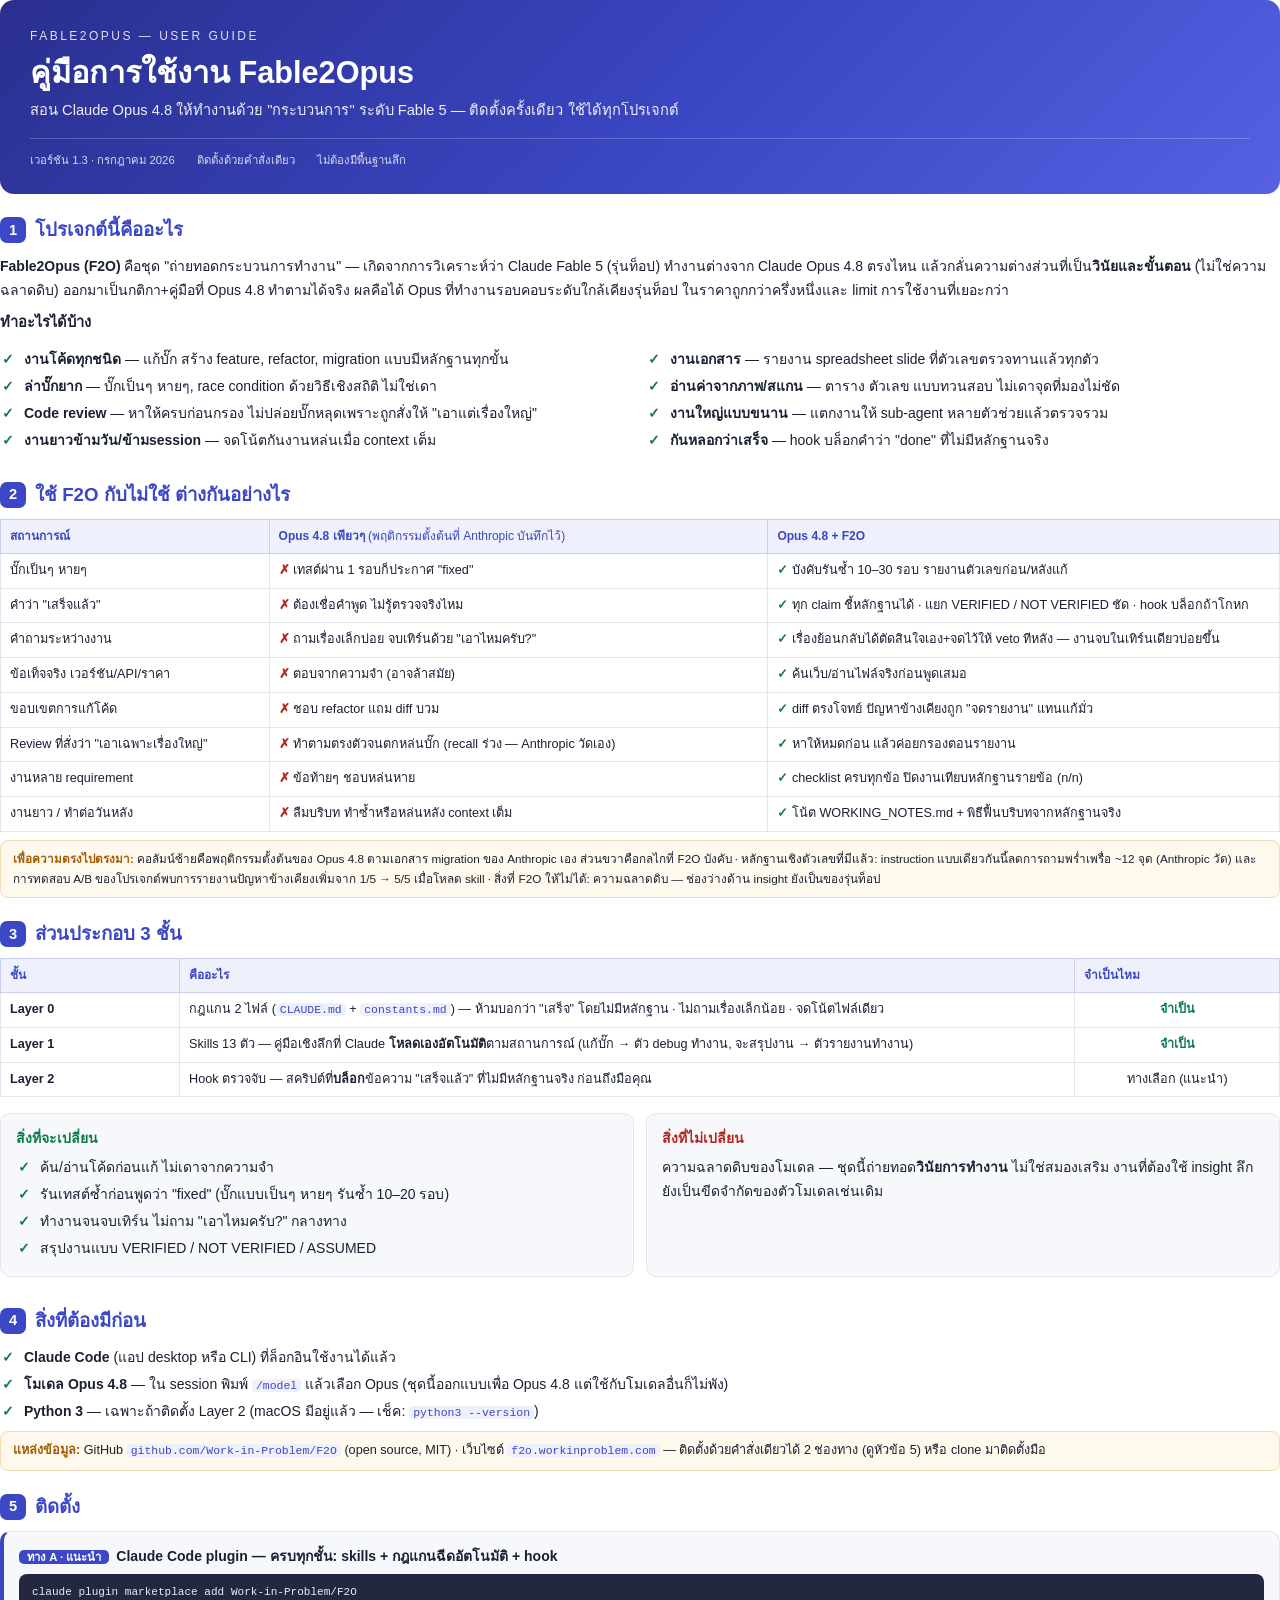
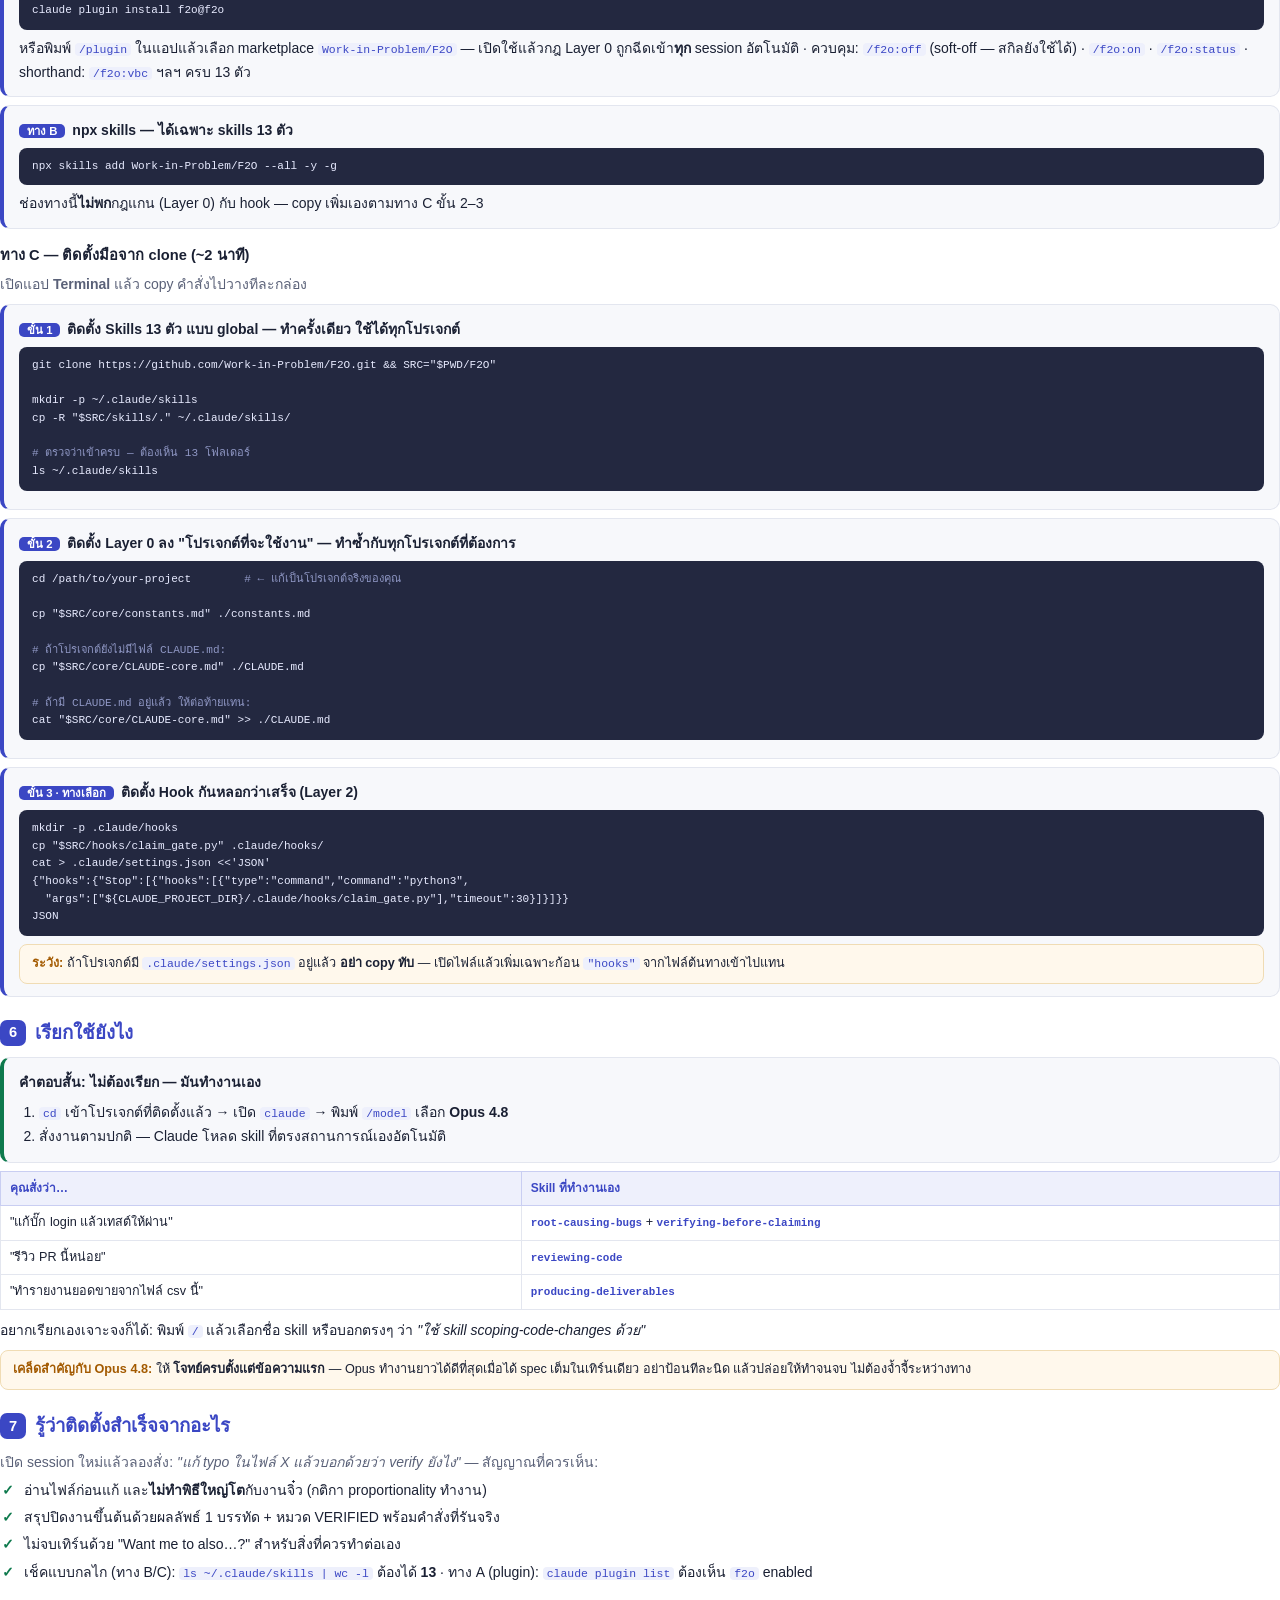
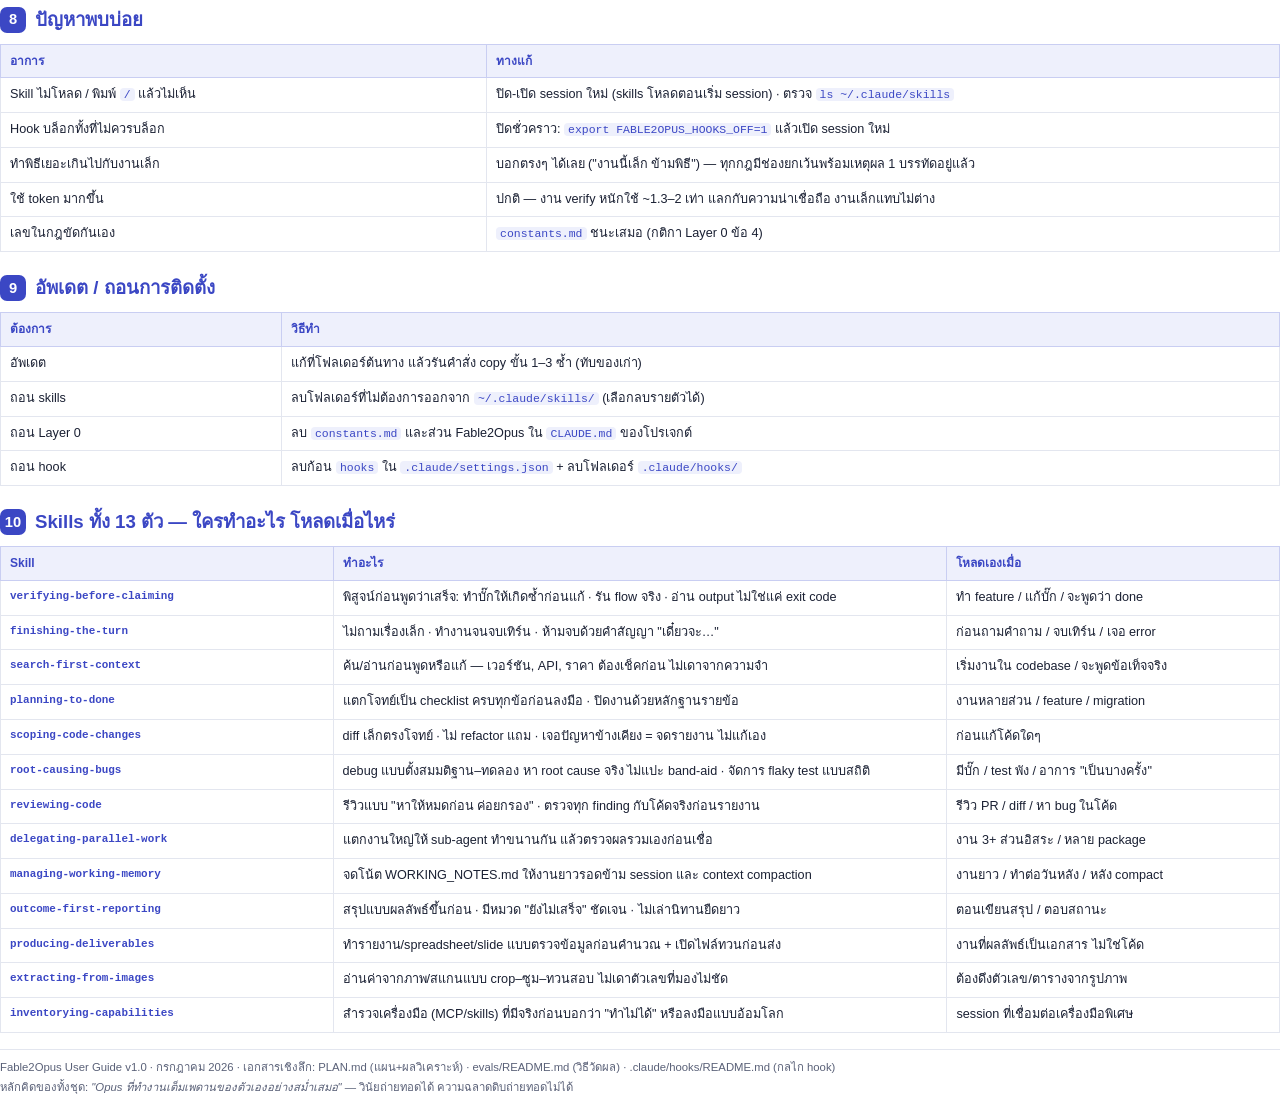
<file: docs/usage-guide-source.html>
<!DOCTYPE html>
<html lang="th">
<head>
<meta charset="utf-8">
<title>คู่มือการใช้งาน Fable2Opus</title>
<style>
  @page { size: A4; margin: 16mm 15mm 18mm 15mm; }
  * { box-sizing: border-box; margin: 0; padding: 0; }
  :root {
    --ink: #1a2033; --sub: #5a6178; --line: #e3e6ef;
    --accent: #3b47c4; --accent-soft: #eef0fc; --accent-line: #c9cef2;
    --ok: #0e7a4d; --warn: #a35a00; --card: #f7f8fb; --code-bg: #232840;
  }
  body { font-family: "Sukhumvit Set", "Thonburi", -apple-system, sans-serif; color: var(--ink); font-size: 10.5pt; line-height: 1.72; }
  .page-break { break-before: page; }
  .avoid-break { break-inside: avoid; }

  /* ---------- cover header ---------- */
  .cover { background: linear-gradient(135deg, #2a2f8f 0%, #3b47c4 55%, #5561e0 100%); color: #fff; border-radius: 14px; padding: 26px 30px 24px; margin-bottom: 18px; }
  .cover .kicker { font-size: 9pt; letter-spacing: 2.5px; text-transform: uppercase; opacity: .85; margin-bottom: 6px; }
  .cover h1 { font-size: 23pt; line-height: 1.3; font-weight: 700; }
  .cover .tagline { font-size: 11pt; opacity: .92; margin-top: 6px; }
  .cover .meta { margin-top: 14px; padding-top: 12px; border-top: 1px solid rgba(255,255,255,.28); font-size: 8.5pt; opacity: .8; display: flex; gap: 22px; }

  /* ---------- headings ---------- */
  h2 { font-size: 14pt; color: var(--accent); margin: 20px 0 8px; break-after: avoid; display: flex; align-items: center; gap: 9px; }
  h2 .num { background: var(--accent); color: #fff; border-radius: 7px; width: 26px; height: 26px; display: inline-flex; align-items: center; justify-content: center; font-size: 11pt; flex: 0 0 auto; }
  h3 { font-size: 11pt; margin: 12px 0 4px; break-after: avoid; }
  p { margin: 4px 0; }
  .lead { color: var(--sub); }

  /* ---------- tables ---------- */
  table { width: 100%; border-collapse: collapse; margin: 8px 0; font-size: 9.5pt; }
  th { background: var(--accent-soft); color: var(--accent); text-align: left; padding: 6px 9px; border: 1px solid var(--accent-line); font-size: 9pt; }
  td { padding: 6px 9px; border: 1px solid var(--line); vertical-align: top; }
  tr { break-inside: avoid; }
  td.c { text-align: center; }
  .skill-name { font-family: Menlo, monospace; font-size: 8.2pt; color: var(--accent); font-weight: 600; white-space: nowrap; }

  /* ---------- cards & steps ---------- */
  .card { background: var(--card); border: 1px solid var(--line); border-radius: 10px; padding: 12px 15px; margin: 8px 0; break-inside: avoid; }
  .step { border-left: 4px solid var(--accent); }
  .step .step-title { font-weight: 700; margin-bottom: 3px; }
  .step .step-title .badge { background: var(--accent); color: #fff; border-radius: 5px; padding: 1px 8px; font-size: 8.5pt; margin-right: 7px; }
  .optional .badge { background: #8a91a8; }
  .note { background: #fff8ec; border: 1px solid #f0dcb4; border-radius: 8px; padding: 8px 12px; margin: 8px 0; font-size: 9.5pt; break-inside: avoid; }
  .note b:first-child { color: var(--warn); }

  /* ---------- code ---------- */
  pre { background: var(--code-bg); color: #e8ebff; border-radius: 8px; padding: 10px 13px; font-family: Menlo, monospace; font-size: 8.3pt; line-height: 1.6; overflow: hidden; margin: 6px 0; break-inside: avoid; white-space: pre-wrap; }
  pre .cm { color: #8f97c4; }
  code { font-family: Menlo, monospace; font-size: 8.6pt; background: var(--accent-soft); border-radius: 4px; padding: 0 4px; color: var(--accent); }
  pre code { background: none; padding: 0; color: inherit; }

  /* ---------- checklist ---------- */
  ul.check { list-style: none; margin: 4px 0; }
  ul.check li { padding-left: 24px; position: relative; margin: 3px 0; }
  ul.check li::before { content: "✓"; position: absolute; left: 2px; color: var(--ok); font-weight: 700; }
  ul.plain { margin: 4px 0 4px 20px; }
  ul.plain li { margin: 3px 0; }

  .two-col { display: flex; gap: 12px; }
  .two-col > div { flex: 1; }
  .footer { margin-top: 16px; padding-top: 8px; border-top: 1px solid var(--line); color: var(--sub); font-size: 8.5pt; }
  .good { color: var(--ok); font-weight: 600; }
  .bad { color: #b3261e; font-weight: 600; }
</style>
</head>
<body>

<!-- ================= COVER + WHAT IS THIS ================= -->
<div class="cover">
  <div class="kicker">FABLE2OPUS — USER GUIDE</div>
  <h1>คู่มือการใช้งาน Fable2Opus</h1>
  <div class="tagline">สอน Claude Opus 4.8 ให้ทำงานด้วย "กระบวนการ" ระดับ Fable 5 — ติดตั้งครั้งเดียว ใช้ได้ทุกโปรเจกต์</div>
  <div class="meta"><span>เวอร์ชัน 1.3 · กรกฎาคม 2026</span><span>ติดตั้งด้วยคำสั่งเดียว</span><span>ไม่ต้องมีพื้นฐานลึก</span></div>
</div>

<h2><span class="num">1</span>โปรเจกต์นี้คืออะไร</h2>
<p><b>Fable2Opus (F2O)</b> คือชุด "ถ่ายทอดกระบวนการทำงาน" — เกิดจากการวิเคราะห์ว่า Claude Fable 5 (รุ่นท็อป)
ทำงานต่างจาก Claude Opus 4.8 ตรงไหน แล้วกลั่นความต่างส่วนที่เป็น<b>วินัยและขั้นตอน</b> (ไม่ใช่ความฉลาดดิบ)
ออกมาเป็นกติกา+คู่มือที่ Opus 4.8 ทำตามได้จริง ผลคือได้ Opus ที่ทำงานรอบคอบระดับใกล้เคียงรุ่นท็อป
ในราคาถูกกว่าครึ่งหนึ่งและ limit การใช้งานที่เยอะกว่า</p>
<h3 style="margin-top:8px">ทำอะไรได้บ้าง</h3>
<div class="two-col">
  <ul class="check" style="flex:1">
    <li><b>งานโค้ดทุกชนิด</b> — แก้บั๊ก สร้าง feature, refactor, migration แบบมีหลักฐานทุกขั้น</li>
    <li><b>ล่าบั๊กยาก</b> — บั๊กเป็นๆ หายๆ, race condition ด้วยวิธีเชิงสถิติ ไม่ใช่เดา</li>
    <li><b>Code review</b> — หาให้ครบก่อนกรอง ไม่ปล่อยบั๊กหลุดเพราะถูกสั่งให้ "เอาแต่เรื่องใหญ่"</li>
    <li><b>งานยาวข้ามวัน/ข้ามsession</b> — จดโน้ตกันงานหล่นเมื่อ context เต็ม</li>
  </ul>
  <ul class="check" style="flex:1">
    <li><b>งานเอกสาร</b> — รายงาน spreadsheet slide ที่ตัวเลขตรวจทานแล้วทุกตัว</li>
    <li><b>อ่านค่าจากภาพ/สแกน</b> — ตาราง ตัวเลข แบบทวนสอบ ไม่เดาจุดที่มองไม่ชัด</li>
    <li><b>งานใหญ่แบบขนาน</b> — แตกงานให้ sub-agent หลายตัวช่วยแล้วตรวจรวม</li>
    <li><b>กันหลอกว่าเสร็จ</b> — hook บล็อกคำว่า "done" ที่ไม่มีหลักฐานจริง</li>
  </ul>
</div>

<h2><span class="num">2</span>ใช้ F2O กับไม่ใช้ ต่างกันอย่างไร</h2>
<table>
  <tr><th style="width:21%">สถานการณ์</th><th style="width:39%">Opus 4.8 เพียวๆ <span style="font-weight:400">(พฤติกรรมตั้งต้นที่ Anthropic บันทึกไว้)</span></th><th>Opus 4.8 + F2O</th></tr>
  <tr><td>บั๊กเป็นๆ หายๆ</td><td><span class="bad">✗</span> เทสต์ผ่าน 1 รอบก็ประกาศ "fixed"</td><td><span class="good">✓</span> บังคับรันซ้ำ 10–30 รอบ รายงานตัวเลขก่อน/หลังแก้</td></tr>
  <tr><td>คำว่า "เสร็จแล้ว"</td><td><span class="bad">✗</span> ต้องเชื่อคำพูด ไม่รู้ตรวจจริงไหม</td><td><span class="good">✓</span> ทุก claim ชี้หลักฐานได้ · แยก VERIFIED / NOT VERIFIED ชัด · hook บล็อกถ้าโกหก</td></tr>
  <tr><td>คำถามระหว่างงาน</td><td><span class="bad">✗</span> ถามเรื่องเล็กบ่อย จบเทิร์นด้วย "เอาไหมครับ?"</td><td><span class="good">✓</span> เรื่องย้อนกลับได้ตัดสินใจเอง+จดไว้ให้ veto ทีหลัง — งานจบในเทิร์นเดียวบ่อยขึ้น</td></tr>
  <tr><td>ข้อเท็จจริง เวอร์ชัน/API/ราคา</td><td><span class="bad">✗</span> ตอบจากความจำ (อาจล้าสมัย)</td><td><span class="good">✓</span> ค้นเว็บ/อ่านไฟล์จริงก่อนพูดเสมอ</td></tr>
  <tr><td>ขอบเขตการแก้โค้ด</td><td><span class="bad">✗</span> ชอบ refactor แถม diff บวม</td><td><span class="good">✓</span> diff ตรงโจทย์ ปัญหาข้างเคียงถูก "จดรายงาน" แทนแก้มั่ว</td></tr>
  <tr><td>Review ที่สั่งว่า "เอาเฉพาะเรื่องใหญ่"</td><td><span class="bad">✗</span> ทำตามตรงตัวจนตกหล่นบั๊ก (recall ร่วง — Anthropic วัดเอง)</td><td><span class="good">✓</span> หาให้หมดก่อน แล้วค่อยกรองตอนรายงาน</td></tr>
  <tr><td>งานหลาย requirement</td><td><span class="bad">✗</span> ข้อท้ายๆ ชอบหล่นหาย</td><td><span class="good">✓</span> checklist ครบทุกข้อ ปิดงานเทียบหลักฐานรายข้อ (n/n)</td></tr>
  <tr><td>งานยาว / ทำต่อวันหลัง</td><td><span class="bad">✗</span> ลืมบริบท ทำซ้ำหรือหล่นหลัง context เต็ม</td><td><span class="good">✓</span> โน้ต WORKING_NOTES.md + พิธีฟื้นบริบทจากหลักฐานจริง</td></tr>
</table>
<div class="note" style="font-size:8.8pt"><b>เพื่อความตรงไปตรงมา:</b> คอลัมน์ซ้ายคือพฤติกรรมตั้งต้นของ Opus 4.8 ตามเอกสาร migration ของ Anthropic เอง ส่วนขวาคือกลไกที่ F2O บังคับ · หลักฐานเชิงตัวเลขที่มีแล้ว: instruction แบบเดียวกันนี้ลดการถามพร่ำเพรื่อ ~12 จุด (Anthropic วัด) และการทดสอบ A/B ของโปรเจกต์พบการรายงานปัญหาข้างเคียงเพิ่มจาก 1/5 → 5/5 เมื่อโหลด skill · สิ่งที่ F2O ให้ไม่ได้: ความฉลาดดิบ — ช่องว่างด้าน insight ยังเป็นของรุ่นท็อป</div>

<h2><span class="num">3</span>ส่วนประกอบ 3 ชั้น</h2>
<table>
  <tr><th style="width:14%">ชั้น</th><th>คืออะไร</th><th style="width:16%">จำเป็นไหม</th></tr>
  <tr><td><b>Layer 0</b></td><td>กฎแกน 2 ไฟล์ (<code>CLAUDE.md</code> + <code>constants.md</code>) — ห้ามบอกว่า "เสร็จ" โดยไม่มีหลักฐาน · ไม่ถามเรื่องเล็กน้อย · จดโน้ตไฟล์เดียว</td><td class="c"><span class="good">จำเป็น</span></td></tr>
  <tr><td><b>Layer 1</b></td><td>Skills 13 ตัว — คู่มือเชิงลึกที่ Claude <b>โหลดเองอัตโนมัติ</b>ตามสถานการณ์ (แก้บั๊ก → ตัว debug ทำงาน, จะสรุปงาน → ตัวรายงานทำงาน)</td><td class="c"><span class="good">จำเป็น</span></td></tr>
  <tr><td><b>Layer 2</b></td><td>Hook ตรวจจับ — สคริปต์ที่<b>บล็อก</b>ข้อความ "เสร็จแล้ว" ที่ไม่มีหลักฐานจริง ก่อนถึงมือคุณ</td><td class="c">ทางเลือก (แนะนำ)</td></tr>
</table>
<div class="two-col">
  <div class="card"><b class="good">สิ่งที่จะเปลี่ยน</b><ul class="check">
    <li>ค้น/อ่านโค้ดก่อนแก้ ไม่เดาจากความจำ</li>
    <li>รันเทสต์ซ้ำก่อนพูดว่า "fixed" (บั๊กแบบเป็นๆ หายๆ รันซ้ำ 10–20 รอบ)</li>
    <li>ทำงานจนจบเทิร์น ไม่ถาม "เอาไหมครับ?" กลางทาง</li>
    <li>สรุปงานแบบ VERIFIED / NOT VERIFIED / ASSUMED</li>
  </ul></div>
  <div class="card"><b class="bad">สิ่งที่ไม่เปลี่ยน</b>
    <p>ความฉลาดดิบของโมเดล — ชุดนี้ถ่ายทอด<b>วินัยการทำงาน</b> ไม่ใช่สมองเสริม
    งานที่ต้องใช้ insight ลึกยังเป็นขีดจำกัดของตัวโมเดลเช่นเดิม</p>
  </div>
</div>

<h2><span class="num">4</span>สิ่งที่ต้องมีก่อน</h2>
<ul class="check">
  <li><b>Claude Code</b> (แอป desktop หรือ CLI) ที่ล็อกอินใช้งานได้แล้ว</li>
  <li><b>โมเดล Opus 4.8</b> — ใน session พิมพ์ <code>/model</code> แล้วเลือก Opus (ชุดนี้ออกแบบเพื่อ Opus 4.8 แต่ใช้กับโมเดลอื่นก็ไม่พัง)</li>
  <li><b>Python 3</b> — เฉพาะถ้าติดตั้ง Layer 2 (macOS มีอยู่แล้ว — เช็ค: <code>python3 --version</code>)</li>
</ul>
<div class="note"><b>แหล่งข้อมูล:</b> GitHub <code>github.com/Work-in-Problem/F2O</code> (open source, MIT) ·
เว็บไซต์ <code>f2o.workinproblem.com</code> — ติดตั้งด้วยคำสั่งเดียวได้ 2 ช่องทาง (ดูหัวข้อ 5) หรือ clone มาติดตั้งมือ</div>

<!-- ================= INSTALL ================= -->
<h2><span class="num">5</span>ติดตั้ง</h2>
<div class="card step avoid-break">
  <div class="step-title"><span class="badge">ทาง A · แนะนำ</span>Claude Code plugin — ครบทุกชั้น: skills + กฎแกนฉีดอัตโนมัติ + hook</div>
<pre>claude plugin marketplace add Work-in-Problem/F2O
claude plugin install f2o@f2o</pre>
  <p style="margin:4px 0 0">หรือพิมพ์ <code>/plugin</code> ในแอปแล้วเลือก marketplace <code>Work-in-Problem/F2O</code> — เปิดใช้แล้วกฎ Layer 0 ถูกฉีดเข้า<b>ทุก</b> session อัตโนมัติ · ควบคุม: <code>/f2o:off</code> (soft-off — สกิลยังใช้ได้) · <code>/f2o:on</code> · <code>/f2o:status</code> · shorthand: <code>/f2o:vbc</code> ฯลฯ ครบ 13 ตัว</p>
</div>
<div class="card step avoid-break">
  <div class="step-title"><span class="badge">ทาง B</span>npx skills — ได้เฉพาะ skills 13 ตัว</div>
<pre>npx skills add Work-in-Problem/F2O --all -y -g</pre>
  <p style="margin:4px 0 0">ช่องทางนี้<b>ไม่พก</b>กฎแกน (Layer 0) กับ hook — copy เพิ่มเองตามทาง C ขั้น 2–3</p>
</div>
<h3 style="margin-top:14px">ทาง C — ติดตั้งมือจาก clone (~2 นาที)</h3>
<p class="lead">เปิดแอป <b>Terminal</b> แล้ว copy คำสั่งไปวางทีละกล่อง</p>

<div class="card step avoid-break">
  <div class="step-title"><span class="badge">ขั้น 1</span>ติดตั้ง Skills 13 ตัว แบบ global — ทำครั้งเดียว ใช้ได้ทุกโปรเจกต์</div>
<pre>git clone https://github.com/Work-in-Problem/F2O.git && SRC="$PWD/F2O"

mkdir -p ~/.claude/skills
cp -R "$SRC/skills/." ~/.claude/skills/

<span class="cm"># ตรวจว่าเข้าครบ — ต้องเห็น 13 โฟลเดอร์</span>
ls ~/.claude/skills</pre>
</div>

<div class="card step avoid-break">
  <div class="step-title"><span class="badge">ขั้น 2</span>ติดตั้ง Layer 0 ลง "โปรเจกต์ที่จะใช้งาน" — ทำซ้ำกับทุกโปรเจกต์ที่ต้องการ</div>
<pre>cd /path/to/your-project        <span class="cm"># ← แก้เป็นโปรเจกต์จริงของคุณ</span>

cp "$SRC/core/constants.md" ./constants.md

<span class="cm"># ถ้าโปรเจกต์ยังไม่มีไฟล์ CLAUDE.md:</span>
cp "$SRC/core/CLAUDE-core.md" ./CLAUDE.md

<span class="cm"># ถ้ามี CLAUDE.md อยู่แล้ว ให้ต่อท้ายแทน:</span>
cat "$SRC/core/CLAUDE-core.md" >> ./CLAUDE.md</pre>
</div>

<div class="card step optional avoid-break">
  <div class="step-title"><span class="badge">ขั้น 3 · ทางเลือก</span>ติดตั้ง Hook กันหลอกว่าเสร็จ (Layer 2)</div>
<pre>mkdir -p .claude/hooks
cp "$SRC/hooks/claim_gate.py" .claude/hooks/
cat &gt; .claude/settings.json &lt;&lt;'JSON'
{"hooks":{"Stop":[{"hooks":[{"type":"command","command":"python3",
  "args":["${CLAUDE_PROJECT_DIR}/.claude/hooks/claim_gate.py"],"timeout":30}]}]}}
JSON</pre>
  <div class="note" style="margin-bottom:0"><b>ระวัง:</b> ถ้าโปรเจกต์มี <code>.claude/settings.json</code> อยู่แล้ว <b>อย่า copy ทับ</b> — เปิดไฟล์แล้วเพิ่มเฉพาะก้อน <code>"hooks"</code> จากไฟล์ต้นทางเข้าไปแทน</div>
</div>

<h2><span class="num">6</span>เรียกใช้ยังไง</h2>
<div class="card" style="border-left:4px solid var(--ok)"><b>คำตอบสั้น: ไม่ต้องเรียก — มันทำงานเอง</b>
<ol style="margin:6px 0 2px 20px">
  <li><code>cd</code> เข้าโปรเจกต์ที่ติดตั้งแล้ว → เปิด <code>claude</code> → พิมพ์ <code>/model</code> เลือก <b>Opus 4.8</b></li>
  <li>สั่งงานตามปกติ — Claude โหลด skill ที่ตรงสถานการณ์เองอัตโนมัติ</li>
</ol></div>
<div class="avoid-break"><table>
  <tr><th>คุณสั่งว่า…</th><th>Skill ที่ทำงานเอง</th></tr>
  <tr><td>"แก้บั๊ก login แล้วเทสต์ให้ผ่าน"</td><td><span class="skill-name">root-causing-bugs</span> + <span class="skill-name">verifying-before-claiming</span></td></tr>
  <tr><td>"รีวิว PR นี้หน่อย"</td><td><span class="skill-name">reviewing-code</span></td></tr>
  <tr><td>"ทำรายงานยอดขายจากไฟล์ csv นี้"</td><td><span class="skill-name">producing-deliverables</span></td></tr>
</table></div>
<p>อยากเรียกเองเจาะจงก็ได้: พิมพ์ <code>/</code> แล้วเลือกชื่อ skill หรือบอกตรงๆ ว่า <i>"ใช้ skill scoping-code-changes ด้วย"</i></p>
<div class="note"><b>เคล็ดสำคัญกับ Opus 4.8:</b> ให้ <b>โจทย์ครบตั้งแต่ข้อความแรก</b> — Opus ทำงานยาวได้ดีที่สุดเมื่อได้ spec เต็มในเทิร์นเดียว อย่าป้อนทีละนิด แล้วปล่อยให้ทำจนจบ ไม่ต้องจ้ำจี้ระหว่างทาง</div>

<!-- ================= VERIFY + TROUBLESHOOT ================= -->
<h2><span class="num">7</span>รู้ว่าติดตั้งสำเร็จจากอะไร</h2>
<p class="lead">เปิด session ใหม่แล้วลองสั่ง: <i>"แก้ typo ในไฟล์ X แล้วบอกด้วยว่า verify ยังไง"</i> — สัญญาณที่ควรเห็น:</p>
<ul class="check">
  <li>อ่านไฟล์ก่อนแก้ และ<b>ไม่ทำพิธีใหญ่โต</b>กับงานจิ๋ว (กติกา proportionality ทำงาน)</li>
  <li>สรุปปิดงานขึ้นต้นด้วยผลลัพธ์ 1 บรรทัด + หมวด VERIFIED พร้อมคำสั่งที่รันจริง</li>
  <li>ไม่จบเทิร์นด้วย "Want me to also…?" สำหรับสิ่งที่ควรทำต่อเอง</li>
  <li>เช็คแบบกลไก (ทาง B/C): <code>ls ~/.claude/skills | wc -l</code> ต้องได้ <b>13</b> · ทาง A (plugin): <code>claude plugin list</code> ต้องเห็น <code>f2o</code> enabled</li>
</ul>

<h2><span class="num">8</span>ปัญหาพบบ่อย</h2>
<table>
  <tr><th style="width:38%">อาการ</th><th>ทางแก้</th></tr>
  <tr><td>Skill ไม่โหลด / พิมพ์ <code>/</code> แล้วไม่เห็น</td><td>ปิด-เปิด session ใหม่ (skills โหลดตอนเริ่ม session) · ตรวจ <code>ls ~/.claude/skills</code></td></tr>
  <tr><td>Hook บล็อกทั้งที่ไม่ควรบล็อก</td><td>ปิดชั่วคราว: <code>export FABLE2OPUS_HOOKS_OFF=1</code> แล้วเปิด session ใหม่</td></tr>
  <tr><td>ทำพิธีเยอะเกินไปกับงานเล็ก</td><td>บอกตรงๆ ได้เลย ("งานนี้เล็ก ข้ามพิธี") — ทุกกฎมีช่องยกเว้นพร้อมเหตุผล 1 บรรทัดอยู่แล้ว</td></tr>
  <tr><td>ใช้ token มากขึ้น</td><td>ปกติ — งาน verify หนักใช้ ~1.3–2 เท่า แลกกับความน่าเชื่อถือ งานเล็กแทบไม่ต่าง</td></tr>
  <tr><td>เลขในกฎขัดกันเอง</td><td><code>constants.md</code> ชนะเสมอ (กติกา Layer 0 ข้อ 4)</td></tr>
</table>

<h2><span class="num">9</span>อัพเดต / ถอนการติดตั้ง</h2>
<table>
  <tr><th style="width:22%">ต้องการ</th><th>วิธีทำ</th></tr>
  <tr><td>อัพเดต</td><td>แก้ที่โฟลเดอร์ต้นทาง แล้วรันคำสั่ง copy ขั้น 1–3 ซ้ำ (ทับของเก่า)</td></tr>
  <tr><td>ถอน skills</td><td>ลบโฟลเดอร์ที่ไม่ต้องการออกจาก <code>~/.claude/skills/</code> (เลือกลบรายตัวได้)</td></tr>
  <tr><td>ถอน Layer 0</td><td>ลบ <code>constants.md</code> และส่วน Fable2Opus ใน <code>CLAUDE.md</code> ของโปรเจกต์</td></tr>
  <tr><td>ถอน hook</td><td>ลบก้อน <code>hooks</code> ใน <code>.claude/settings.json</code> + ลบโฟลเดอร์ <code>.claude/hooks/</code></td></tr>
</table>

<!-- ================= SKILLS TABLE ================= -->
<div class="page-break"></div>
<h2><span class="num">10</span>Skills ทั้ง 13 ตัว — ใครทำอะไร โหลดเมื่อไหร่</h2>
<table>
  <tr><th style="width:26%">Skill</th><th>ทำอะไร</th><th style="width:26%">โหลดเองเมื่อ</th></tr>
  <tr><td class="skill-name">verifying-before-claiming</td><td>พิสูจน์ก่อนพูดว่าเสร็จ: ทำบั๊กให้เกิดซ้ำก่อนแก้ · รัน flow จริง · อ่าน output ไม่ใช่แค่ exit code</td><td>ทำ feature / แก้บั๊ก / จะพูดว่า done</td></tr>
  <tr><td class="skill-name">finishing-the-turn</td><td>ไม่ถามเรื่องเล็ก · ทำงานจนจบเทิร์น · ห้ามจบด้วยคำสัญญา "เดี๋ยวจะ…"</td><td>ก่อนถามคำถาม / จบเทิร์น / เจอ error</td></tr>
  <tr><td class="skill-name">search-first-context</td><td>ค้น/อ่านก่อนพูดหรือแก้ — เวอร์ชัน, API, ราคา ต้องเช็คก่อน ไม่เดาจากความจำ</td><td>เริ่มงานใน codebase / จะพูดข้อเท็จจริง</td></tr>
  <tr><td class="skill-name">planning-to-done</td><td>แตกโจทย์เป็น checklist ครบทุกข้อก่อนลงมือ · ปิดงานด้วยหลักฐานรายข้อ</td><td>งานหลายส่วน / feature / migration</td></tr>
  <tr><td class="skill-name">scoping-code-changes</td><td>diff เล็กตรงโจทย์ · ไม่ refactor แถม · เจอปัญหาข้างเคียง = จดรายงาน ไม่แก้เอง</td><td>ก่อนแก้โค้ดใดๆ</td></tr>
  <tr><td class="skill-name">root-causing-bugs</td><td>debug แบบตั้งสมมติฐาน–ทดลอง หา root cause จริง ไม่แปะ band-aid · จัดการ flaky test แบบสถิติ</td><td>มีบั๊ก / test พัง / อาการ "เป็นบางครั้ง"</td></tr>
  <tr><td class="skill-name">reviewing-code</td><td>รีวิวแบบ "หาให้หมดก่อน ค่อยกรอง" · ตรวจทุก finding กับโค้ดจริงก่อนรายงาน</td><td>รีวิว PR / diff / หา bug ในโค้ด</td></tr>
  <tr><td class="skill-name">delegating-parallel-work</td><td>แตกงานใหญ่ให้ sub-agent ทำขนานกัน แล้วตรวจผลรวมเองก่อนเชื่อ</td><td>งาน 3+ ส่วนอิสระ / หลาย package</td></tr>
  <tr><td class="skill-name">managing-working-memory</td><td>จดโน้ต WORKING_NOTES.md ให้งานยาวรอดข้าม session และ context compaction</td><td>งานยาว / ทำต่อวันหลัง / หลัง compact</td></tr>
  <tr><td class="skill-name">outcome-first-reporting</td><td>สรุปแบบผลลัพธ์ขึ้นก่อน · มีหมวด "ยังไม่เสร็จ" ชัดเจน · ไม่เล่านิทานยืดยาว</td><td>ตอนเขียนสรุป / ตอบสถานะ</td></tr>
  <tr><td class="skill-name">producing-deliverables</td><td>ทำรายงาน/spreadsheet/slide แบบตรวจข้อมูลก่อนคำนวณ + เปิดไฟล์ทวนก่อนส่ง</td><td>งานที่ผลลัพธ์เป็นเอกสาร ไม่ใช่โค้ด</td></tr>
  <tr><td class="skill-name">extracting-from-images</td><td>อ่านค่าจากภาพ/สแกนแบบ crop–ซูม–ทวนสอบ ไม่เดาตัวเลขที่มองไม่ชัด</td><td>ต้องดึงตัวเลข/ตารางจากรูปภาพ</td></tr>
  <tr><td class="skill-name">inventorying-capabilities</td><td>สำรวจเครื่องมือ (MCP/skills) ที่มีจริงก่อนบอกว่า "ทำไม่ได้" หรือลงมือแบบอ้อมโลก</td><td>session ที่เชื่อมต่อเครื่องมือพิเศษ</td></tr>
</table>

<div class="footer">
  Fable2Opus User Guide v1.0 · กรกฎาคม 2026 · เอกสารเชิงลึก: PLAN.md (แผน+ผลวิเคราะห์) · evals/README.md (วิธีวัดผล) · .claude/hooks/README.md (กลไก hook)<br>
  หลักคิดของทั้งชุด: <i>"Opus ที่ทำงานเต็มเพดานของตัวเองอย่างสม่ำเสมอ"</i> — วินัยถ่ายทอดได้ ความฉลาดดิบถ่ายทอดไม่ได้
</div>

</body>
</html>
</file>
<file: site/style.css>
/* ============================================================
   F2O — industrial / hazard-yellow design system (dark-first)
   ============================================================ */
* { box-sizing: border-box; margin: 0; padding: 0; }

:root[data-theme="dark"] {
  --bg: #0b0c0e; --panel: #121418; --panel2: #16181d;
  --ink: #eceded; --dim: #969ca6; --line: #23262c; --line2: #2e323a;
  --hz: #f5c518; --hz-ink: #0b0c0e; --hz-dim: rgba(245, 197, 24, .55);
  --no: #e5484d; --code-bg: #0e1013; --code-ink: #d8dbe0;
  --hz-text: #f5c518;
}
:root[data-theme="light"] {
  --bg: #fafafa; --panel: #ffffff; --panel2: #f3f4f6;
  --ink: #17181c; --dim: #5c6470; --line: #e2e4e9; --line2: #cfd3da;
  --hz: #f5c518; --hz-ink: #17181c; --hz-dim: #a1780a;
  --no: #b3261e; --code-bg: #17181c; --code-ink: #e8eaed;
  --hz-text: #8a6400;
}

:root { --sans: -apple-system, BlinkMacSystemFont, "Segoe UI", Roboto,
  "Noto Sans Thai", "Sukhumvit Set", "Thonburi", sans-serif; }

html { scroll-behavior: smooth; }
body {
  font-family: var(--sans);
  background: var(--bg); color: var(--ink);
  line-height: 1.75; font-size: 16px;
  transition: background .2s, color .2s;
}
.wrap { max-width: 920px; margin: 0 auto; padding: 0 22px; }

[data-lang="th"] .lang-en { display: none; }
[data-lang="en"] .lang-th { display: none; }
[data-theme="dark"] .on-light { display: none; }
[data-theme="light"] .on-dark { display: none; }

/* hazard stripe motif — used sparingly */
.hazard { height: 6px;
  background: repeating-linear-gradient(-45deg, var(--hz) 0 10px, transparent 10px 20px);
  opacity: .9; }

/* ---------- header ---------- */
.top { position: sticky; top: 0; z-index: 10;
  background: color-mix(in srgb, var(--bg) 90%, transparent);
  backdrop-filter: blur(10px); border-bottom: 1px solid var(--line); }
.bar { display: flex; align-items: center; justify-content: space-between; height: 58px; }
.brand { display: flex; align-items: center; gap: 10px; font-family: ui-monospace, Menlo, monospace; }
.brand-badge { background: var(--hz); color: var(--hz-ink); font-weight: 800;
  padding: 2px 9px; border-radius: 6px; letter-spacing: .5px; }
.brand-sub { color: var(--dim); font-size: .85em; letter-spacing: 1px; }
.controls { display: flex; gap: 8px; }
.ctl { font-family: ui-monospace, Menlo, monospace; font-size: .8em;
  color: var(--ink); background: var(--panel); border: 1px solid var(--line2);
  border-radius: 7px; padding: 5px 12px; cursor: pointer; text-decoration: none; line-height: 1.5; }
.ctl:hover { border-color: var(--hz); color: var(--hz-text); }

/* ---------- section scaffolding ---------- */
section { padding: 40px 0 36px; border-top: 1px solid var(--line); }
.kicker { font-family: ui-monospace, Menlo, monospace; font-size: .72rem;
  letter-spacing: 3px; color: var(--hz-text); text-transform: uppercase;
  display: flex; align-items: center; gap: 10px; margin-bottom: 10px; }
.kicker::after { content: ""; flex: 1; height: 1px; background: var(--line2); }
h2 { font-size: 1.45rem; letter-spacing: -.2px; margin-bottom: 18px; text-wrap: balance; }

/* ---------- hero ---------- */
.hero { padding: 68px 0 46px; border-top: none; }
h1 { font-size: clamp(1.8rem, 4.6vw, 2.9rem); line-height: 1.4; letter-spacing: -.5px; text-wrap: balance; }
h1 em { font-style: normal; color: var(--hz-text); }
.lead { margin-top: 20px; color: var(--dim); max-width: 660px; }
.lead b { color: var(--ink); }
.tagline { margin-top: 16px; font-style: italic; color: var(--dim);
  border-left: 3px solid var(--hz); padding: 2px 0 2px 14px; }
.cta { margin-top: 30px; display: flex; gap: 10px; flex-wrap: wrap; }
.btn { display: inline-block; padding: 10px 20px; border-radius: 8px; text-decoration: none;
  font-family: ui-monospace, Menlo, monospace; font-size: .88em;
  color: var(--ink); border: 1px solid var(--line2); background: var(--panel); }
.btn:hover { border-color: var(--hz); color: var(--hz-text); }
.btn.primary { background: var(--hz); color: var(--hz-ink); border-color: var(--hz); font-weight: 700; }
.btn.primary:hover { filter: brightness(1.06); color: var(--hz-ink); }

/* ---------- install cards ---------- */
.card { background: var(--panel); border: 1px solid var(--line); border-radius: 12px;
  padding: 20px 22px; margin-bottom: 14px; }
.card-head { display: flex; gap: 13px; align-items: flex-start; margin-bottom: 12px; }
.badge { flex: 0 0 auto; min-width: 30px; height: 30px; border-radius: 7px;
  background: var(--hz); color: var(--hz-ink); font-weight: 800;
  font-family: ui-monospace, Menlo, monospace;
  display: flex; align-items: center; justify-content: center; padding: 0 8px; }
.rec { font-family: ui-monospace, Menlo, monospace; font-size: .68em; color: var(--hz-text);
  border: 1px solid var(--hz-dim); border-radius: 99px; padding: 2px 10px;
  margin-left: 8px; vertical-align: 2px; letter-spacing: 1px; text-transform: uppercase; }
.small { font-size: .88em; }
.dim { color: var(--dim); }

/* ---------- code + copy ---------- */
.code { position: relative; background: var(--code-bg); color: var(--code-ink);
  border: 1px solid var(--line2); border-left: 3px solid var(--hz);
  border-radius: 8px; padding: 14px 92px 14px 18px;
  font-family: ui-monospace, SFMono-Regular, Menlo, Consolas, monospace;
  font-size: .82em; line-height: 1.75; overflow-x: auto; white-space: pre; margin: 10px 0; }
.copy-btn { position: absolute; top: 9px; right: 9px; font-family: inherit; font-size: .82em;
  background: transparent; color: var(--dim);
  border: 1px solid var(--line2); border-radius: 6px; padding: 3px 11px; cursor: pointer; }
.copy-btn:hover { border-color: var(--hz); color: var(--hz); }
.copy-btn.done { color: var(--hz); border-color: var(--hz); }
code { font-family: ui-monospace, SFMono-Regular, Menlo, Consolas, monospace; font-size: .85em;
  background: color-mix(in srgb, var(--hz) 13%, transparent);
  color: var(--hz-text); border-radius: 5px; padding: 1px 6px; }
.code code { background: none; color: inherit; padding: 0; }
.note { background: var(--panel2); border: 1px solid var(--line); border-left: 3px solid var(--hz);
  border-radius: 8px; padding: 13px 17px; font-size: .92em; margin-top: 10px; }

/* ---------- layer tiles ---------- */
.grid3 { display: grid; grid-template-columns: repeat(auto-fit, minmax(240px, 1fr)); gap: 12px; }
.tile { background: var(--panel); border: 1px solid var(--line); border-radius: 12px; padding: 18px 20px; }
.tile-k { font-family: ui-monospace, Menlo, monospace; color: var(--hz-text); font-weight: 700;
  font-size: .72em; letter-spacing: 2.5px; text-transform: uppercase; margin-bottom: 8px; }

/* ---------- comparison table ---------- */
.tbl-scroll { overflow-x: auto; border: 1px solid var(--line); border-radius: 10px; }
table { width: 100%; border-collapse: collapse; font-size: .9em; min-width: 660px; }
th { text-align: left; background: var(--panel2); padding: 11px 15px;
  border-bottom: 1px solid var(--line2); font-family: ui-monospace, Menlo, monospace;
  font-size: .78em; letter-spacing: 1.5px; text-transform: uppercase; color: var(--dim); }
td { padding: 10px 15px; border-bottom: 1px solid var(--line); vertical-align: top; background: var(--panel); }
tr:last-child td { border-bottom: none; }
td.no::before { content: "✗  "; color: var(--no); font-weight: 700; }
td.ok::before { content: "✓  "; color: var(--hz-text); font-weight: 700; }
td.no { color: var(--dim); }

/* ---------- skill cards: 3 stacked lines ---------- */
.skills { display: grid; grid-template-columns: repeat(auto-fill, minmax(270px, 1fr)); gap: 12px; }
.sk { border: 1px solid var(--line); border-radius: 12px; padding: 15px 17px;
  background: var(--panel); display: flex; flex-direction: column; gap: 3px; }
.sk-cmd { font-family: ui-monospace, SFMono-Regular, Menlo, monospace;
  font-size: 1.02em; font-weight: 700; color: var(--hz-text); letter-spacing: .3px; }
.sk-full { font-family: ui-monospace, SFMono-Regular, Menlo, monospace;
  font-size: .74em; color: var(--dim); word-break: break-all; }
.sk p { font-size: .86em; color: var(--dim); margin-top: 7px; }

/* ---------- FAQ ---------- */
.faq { border: 1px solid var(--line); border-radius: 10px; background: var(--panel);
  padding: 14px 18px; margin-bottom: 10px; }
.faq summary { cursor: pointer; font-weight: 600; }
.faq summary::marker { color: var(--hz-text); }
.faq[open] { border-color: var(--line2); }
.faq p { margin-top: 9px; font-size: .92em; color: var(--dim); }
.faq p b { color: var(--ink); }

/* ---------- nerd zone ---------- */
.nerd-box { border: 1px solid var(--line2); border-radius: 14px; overflow: hidden;
  background: var(--panel); margin-top: 10px; }
.nerd-head { padding: 22px 24px 14px; }
.nerd-head h2 { margin-bottom: 6px; }
.nerd-head .dim { font-size: .92em; }
.nerd-grid { display: grid; grid-template-columns: 1fr 1fr; gap: 0; }
@media (max-width: 680px) { .nerd-grid { grid-template-columns: 1fr; } }
.nerd-cell { padding: 20px 24px; border-top: 1px solid var(--line); }
.nerd-cell:nth-child(2n) { border-left: 1px solid var(--line); }
@media (max-width: 680px) { .nerd-cell:nth-child(2n) { border-left: none; } }
.nerd-k { font-family: ui-monospace, Menlo, monospace; font-size: .7em; letter-spacing: 2.5px;
  text-transform: uppercase; color: var(--hz-text); margin-bottom: 8px; }
.nerd-cell ul { list-style: none; }
.nerd-cell li { font-size: .85em; color: var(--dim); padding-left: 16px; position: relative; margin: 5px 0; }
.nerd-cell li::before { content: "▸"; position: absolute; left: 0; color: var(--hz-dim); }
.nerd-cell li b, .nerd-cell li code { color: var(--ink); background: none; padding: 0; }
.nerd-cell a { color: var(--hz-text); text-decoration: none; font-family: ui-monospace, Menlo, monospace; }
.nerd-cell a:hover { text-decoration: underline; }

/* ---------- footer ---------- */
footer { border-top: 1px solid var(--line); margin-top: 34px; }
.foot { padding: 28px 22px 44px; display: flex; flex-direction: column; gap: 8px;
  font-size: .84em; color: var(--dim); font-family: ui-monospace, Menlo, monospace; }
.foot a { color: var(--hz-text); text-decoration: none; }

@media (max-width: 560px) {
  .hero { padding: 44px 0 30px; }
  .code { padding-right: 18px; padding-top: 42px; }
  .copy-btn { top: 7px; right: 7px; }
  .brand-sub { display: none; }
}

/* Thai text inside mono/letterspaced labels: mono fonts carry no Thai glyphs,
   so per-glyph fallback + wide tracking breaks the script — give Thai spans the
   proper sans stack and sane spacing (Latin keeps the industrial mono look). */
.nerd-k .lang-th, th .lang-th, .kicker .lang-th, .tile-k .lang-th, .foot .lang-th,
.nerd-head .lang-th, .brand-sub .lang-th {
  font-family: var(--sans); letter-spacing: .4px; font-weight: 700;
}
th .lang-th { font-weight: 600; }
.foot .lang-th { font-weight: 400; }

/* ---------- nerd paper ---------- */
.paper { padding: 6px 24px 20px; border-top: 1px solid var(--line); }
.paper h4 { font-family: ui-monospace, Menlo, monospace; font-size: .78em; letter-spacing: 2px;
  text-transform: uppercase; color: var(--hz-text); margin: 20px 0 8px; }
.paper h4 .lang-th { font-family: var(--sans); letter-spacing: .4px; }
.paper p { font-size: .9em; color: var(--dim); }
.paper p b, .paper p code { color: var(--ink); }
.paper-ul { list-style: none; }
.paper-ul li { font-size: .88em; color: var(--dim); padding-left: 16px; position: relative; margin: 7px 0; }
.paper-ul li::before { content: "▸"; position: absolute; left: 0; color: var(--hz-dim); }
.paper-ul li b, .paper-ul li code { color: var(--ink); }
.paper a { color: var(--hz-text); text-decoration: none; font-family: ui-monospace, Menlo, monospace; }
.paper a:hover { text-decoration: underline; }
.paper-tbl { min-width: 560px; font-size: .84em; }
.paper .tbl-scroll { margin: 6px 0 10px; }

/* ---------- typography pass: clean wrapping for mixed Thai/English ---------- */
p, li, summary, .lead, .tagline, .note {
  text-wrap: pretty; overflow-wrap: break-word;
}
/* Thai never gets tracking — it breaks the script's rhythm */
.lang-th { letter-spacing: normal !important; }
/* tall Thai vowel/tone marks need slightly looser lines in dense blocks */
.paper p, .paper-ul li, .nerd-cell li, .faq p { line-height: 1.85; }
.sk p { line-height: 1.7; }
</file>
